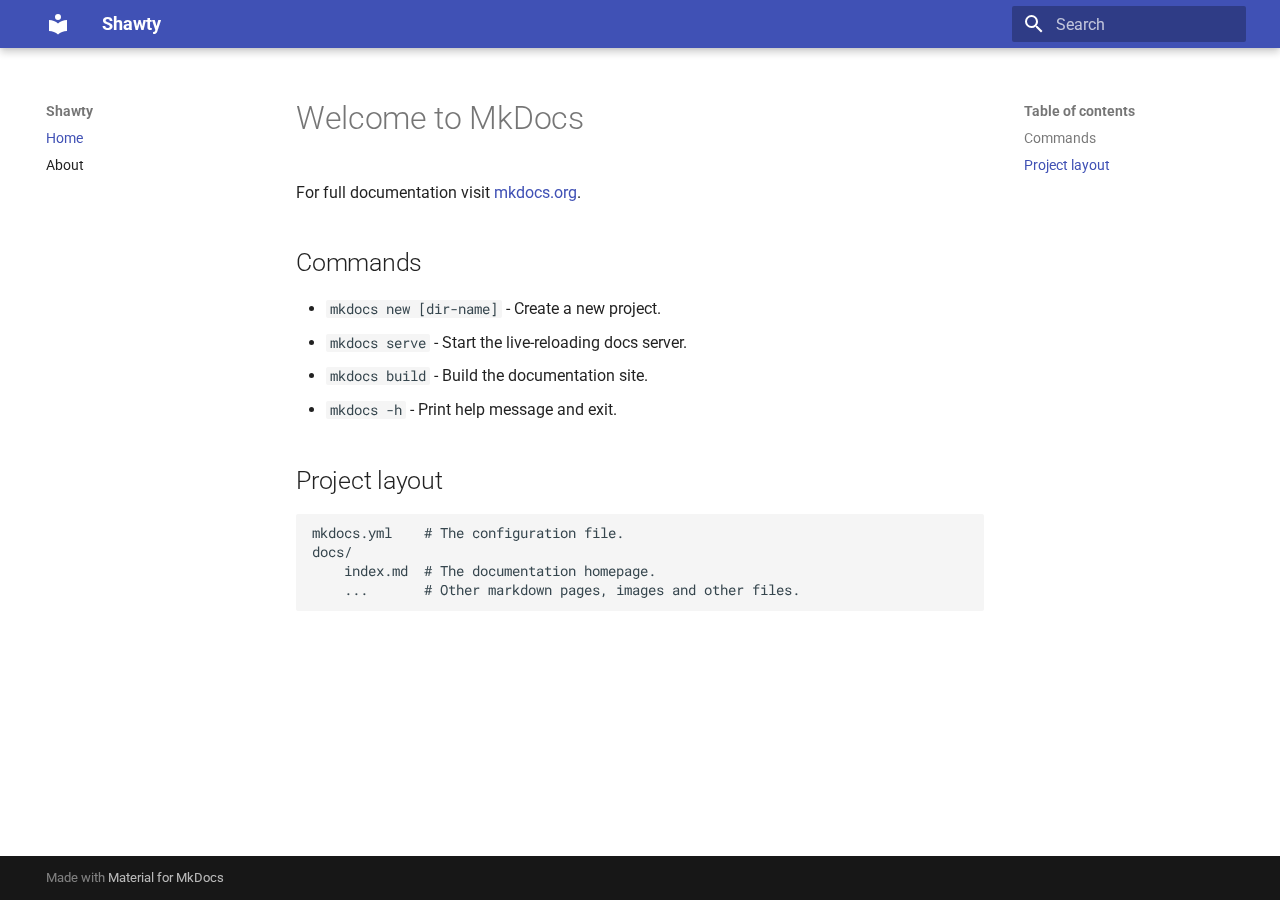
<file: index.html>
<!doctype html>
<html lang="en" class="no-js">
  <head>
    
      <meta charset="utf-8">
      <meta name="viewport" content="width=device-width,initial-scale=1">
      
      
      
      
      
        <link rel="next" href="about/">
      
      
      <link rel="icon" href="assets/images/favicon.png">
      <meta name="generator" content="mkdocs-1.5.3, mkdocs-material-9.5.2">
    
    
      
        <title>Shawty</title>
      
    
    
      <link rel="stylesheet" href="assets/stylesheets/main.50c56a3b.min.css">
      
      


    
    
      
    
    
      
        
        
        <link rel="preconnect" href="https://fonts.gstatic.com" crossorigin>
        <link rel="stylesheet" href="https://fonts.googleapis.com/css?family=Roboto:300,300i,400,400i,700,700i%7CRoboto+Mono:400,400i,700,700i&display=fallback">
        <style>:root{--md-text-font:"Roboto";--md-code-font:"Roboto Mono"}</style>
      
    
    
    <script>__md_scope=new URL(".",location),__md_hash=e=>[...e].reduce((e,_)=>(e<<5)-e+_.charCodeAt(0),0),__md_get=(e,_=localStorage,t=__md_scope)=>JSON.parse(_.getItem(t.pathname+"."+e)),__md_set=(e,_,t=localStorage,a=__md_scope)=>{try{t.setItem(a.pathname+"."+e,JSON.stringify(_))}catch(e){}}</script>
    
      

    
    
    
  </head>
  
  
    <body dir="ltr">
  
    
    <input class="md-toggle" data-md-toggle="drawer" type="checkbox" id="__drawer" autocomplete="off">
    <input class="md-toggle" data-md-toggle="search" type="checkbox" id="__search" autocomplete="off">
    <label class="md-overlay" for="__drawer"></label>
    <div data-md-component="skip">
      
        
        <a href="#welcome-to-mkdocs" class="md-skip">
          Skip to content
        </a>
      
    </div>
    <div data-md-component="announce">
      
    </div>
    
    
      

  

<header class="md-header md-header--shadow" data-md-component="header">
  <nav class="md-header__inner md-grid" aria-label="Header">
    <a href="." title="Shawty" class="md-header__button md-logo" aria-label="Shawty" data-md-component="logo">
      
  
  <svg xmlns="http://www.w3.org/2000/svg" viewBox="0 0 24 24"><path d="M12 8a3 3 0 0 0 3-3 3 3 0 0 0-3-3 3 3 0 0 0-3 3 3 3 0 0 0 3 3m0 3.54C9.64 9.35 6.5 8 3 8v11c3.5 0 6.64 1.35 9 3.54 2.36-2.19 5.5-3.54 9-3.54V8c-3.5 0-6.64 1.35-9 3.54Z"/></svg>

    </a>
    <label class="md-header__button md-icon" for="__drawer">
      
      <svg xmlns="http://www.w3.org/2000/svg" viewBox="0 0 24 24"><path d="M3 6h18v2H3V6m0 5h18v2H3v-2m0 5h18v2H3v-2Z"/></svg>
    </label>
    <div class="md-header__title" data-md-component="header-title">
      <div class="md-header__ellipsis">
        <div class="md-header__topic">
          <span class="md-ellipsis">
            Shawty
          </span>
        </div>
        <div class="md-header__topic" data-md-component="header-topic">
          <span class="md-ellipsis">
            
              Home
            
          </span>
        </div>
      </div>
    </div>
    
    
      <script>var media,input,key,value,palette=__md_get("__palette");if(palette&&palette.color){"(prefers-color-scheme)"===palette.color.media&&(media=matchMedia("(prefers-color-scheme: light)"),input=document.querySelector(media.matches?"[data-md-color-media='(prefers-color-scheme: light)']":"[data-md-color-media='(prefers-color-scheme: dark)']"),palette.color.media=input.getAttribute("data-md-color-media"),palette.color.scheme=input.getAttribute("data-md-color-scheme"),palette.color.primary=input.getAttribute("data-md-color-primary"),palette.color.accent=input.getAttribute("data-md-color-accent"));for([key,value]of Object.entries(palette.color))document.body.setAttribute("data-md-color-"+key,value)}</script>
    
    
    
      <label class="md-header__button md-icon" for="__search">
        
        <svg xmlns="http://www.w3.org/2000/svg" viewBox="0 0 24 24"><path d="M9.5 3A6.5 6.5 0 0 1 16 9.5c0 1.61-.59 3.09-1.56 4.23l.27.27h.79l5 5-1.5 1.5-5-5v-.79l-.27-.27A6.516 6.516 0 0 1 9.5 16 6.5 6.5 0 0 1 3 9.5 6.5 6.5 0 0 1 9.5 3m0 2C7 5 5 7 5 9.5S7 14 9.5 14 14 12 14 9.5 12 5 9.5 5Z"/></svg>
      </label>
      <div class="md-search" data-md-component="search" role="dialog">
  <label class="md-search__overlay" for="__search"></label>
  <div class="md-search__inner" role="search">
    <form class="md-search__form" name="search">
      <input type="text" class="md-search__input" name="query" aria-label="Search" placeholder="Search" autocapitalize="off" autocorrect="off" autocomplete="off" spellcheck="false" data-md-component="search-query" required>
      <label class="md-search__icon md-icon" for="__search">
        
        <svg xmlns="http://www.w3.org/2000/svg" viewBox="0 0 24 24"><path d="M9.5 3A6.5 6.5 0 0 1 16 9.5c0 1.61-.59 3.09-1.56 4.23l.27.27h.79l5 5-1.5 1.5-5-5v-.79l-.27-.27A6.516 6.516 0 0 1 9.5 16 6.5 6.5 0 0 1 3 9.5 6.5 6.5 0 0 1 9.5 3m0 2C7 5 5 7 5 9.5S7 14 9.5 14 14 12 14 9.5 12 5 9.5 5Z"/></svg>
        
        <svg xmlns="http://www.w3.org/2000/svg" viewBox="0 0 24 24"><path d="M20 11v2H8l5.5 5.5-1.42 1.42L4.16 12l7.92-7.92L13.5 5.5 8 11h12Z"/></svg>
      </label>
      <nav class="md-search__options" aria-label="Search">
        
        <button type="reset" class="md-search__icon md-icon" title="Clear" aria-label="Clear" tabindex="-1">
          
          <svg xmlns="http://www.w3.org/2000/svg" viewBox="0 0 24 24"><path d="M19 6.41 17.59 5 12 10.59 6.41 5 5 6.41 10.59 12 5 17.59 6.41 19 12 13.41 17.59 19 19 17.59 13.41 12 19 6.41Z"/></svg>
        </button>
      </nav>
      
    </form>
    <div class="md-search__output">
      <div class="md-search__scrollwrap" data-md-scrollfix>
        <div class="md-search-result" data-md-component="search-result">
          <div class="md-search-result__meta">
            Initializing search
          </div>
          <ol class="md-search-result__list" role="presentation"></ol>
        </div>
      </div>
    </div>
  </div>
</div>
    
    
  </nav>
  
</header>
    
    <div class="md-container" data-md-component="container">
      
      
        
          
        
      
      <main class="md-main" data-md-component="main">
        <div class="md-main__inner md-grid">
          
            
              
              <div class="md-sidebar md-sidebar--primary" data-md-component="sidebar" data-md-type="navigation" >
                <div class="md-sidebar__scrollwrap">
                  <div class="md-sidebar__inner">
                    



<nav class="md-nav md-nav--primary" aria-label="Navigation" data-md-level="0">
  <label class="md-nav__title" for="__drawer">
    <a href="." title="Shawty" class="md-nav__button md-logo" aria-label="Shawty" data-md-component="logo">
      
  
  <svg xmlns="http://www.w3.org/2000/svg" viewBox="0 0 24 24"><path d="M12 8a3 3 0 0 0 3-3 3 3 0 0 0-3-3 3 3 0 0 0-3 3 3 3 0 0 0 3 3m0 3.54C9.64 9.35 6.5 8 3 8v11c3.5 0 6.64 1.35 9 3.54 2.36-2.19 5.5-3.54 9-3.54V8c-3.5 0-6.64 1.35-9 3.54Z"/></svg>

    </a>
    Shawty
  </label>
  
  <ul class="md-nav__list" data-md-scrollfix>
    
      
      
  
  
    
  
  
  
    <li class="md-nav__item md-nav__item--active">
      
      <input class="md-nav__toggle md-toggle" type="checkbox" id="__toc">
      
      
        
      
      
        <label class="md-nav__link md-nav__link--active" for="__toc">
          
  
  <span class="md-ellipsis">
    Home
  </span>
  

          <span class="md-nav__icon md-icon"></span>
        </label>
      
      <a href="." class="md-nav__link md-nav__link--active">
        
  
  <span class="md-ellipsis">
    Home
  </span>
  

      </a>
      
        

<nav class="md-nav md-nav--secondary" aria-label="Table of contents">
  
  
  
    
  
  
    <label class="md-nav__title" for="__toc">
      <span class="md-nav__icon md-icon"></span>
      Table of contents
    </label>
    <ul class="md-nav__list" data-md-component="toc" data-md-scrollfix>
      
        <li class="md-nav__item">
  <a href="#commands" class="md-nav__link">
    <span class="md-ellipsis">
      Commands
    </span>
  </a>
  
</li>
      
        <li class="md-nav__item">
  <a href="#project-layout" class="md-nav__link">
    <span class="md-ellipsis">
      Project layout
    </span>
  </a>
  
</li>
      
    </ul>
  
</nav>
      
    </li>
  

    
      
      
  
  
  
  
    <li class="md-nav__item">
      <a href="about/" class="md-nav__link">
        
  
  <span class="md-ellipsis">
    About
  </span>
  

      </a>
    </li>
  

    
  </ul>
</nav>
                  </div>
                </div>
              </div>
            
            
              
              <div class="md-sidebar md-sidebar--secondary" data-md-component="sidebar" data-md-type="toc" >
                <div class="md-sidebar__scrollwrap">
                  <div class="md-sidebar__inner">
                    

<nav class="md-nav md-nav--secondary" aria-label="Table of contents">
  
  
  
    
  
  
    <label class="md-nav__title" for="__toc">
      <span class="md-nav__icon md-icon"></span>
      Table of contents
    </label>
    <ul class="md-nav__list" data-md-component="toc" data-md-scrollfix>
      
        <li class="md-nav__item">
  <a href="#commands" class="md-nav__link">
    <span class="md-ellipsis">
      Commands
    </span>
  </a>
  
</li>
      
        <li class="md-nav__item">
  <a href="#project-layout" class="md-nav__link">
    <span class="md-ellipsis">
      Project layout
    </span>
  </a>
  
</li>
      
    </ul>
  
</nav>
                  </div>
                </div>
              </div>
            
          
          
            <div class="md-content" data-md-component="content">
              <article class="md-content__inner md-typeset">
                
                  


<h1 id="welcome-to-mkdocs">Welcome to MkDocs</h1>
<p>For full documentation visit <a href="https://www.mkdocs.org">mkdocs.org</a>.</p>
<h2 id="commands">Commands</h2>
<ul>
<li><code>mkdocs new [dir-name]</code> - Create a new project.</li>
<li><code>mkdocs serve</code> - Start the live-reloading docs server.</li>
<li><code>mkdocs build</code> - Build the documentation site.</li>
<li><code>mkdocs -h</code> - Print help message and exit.</li>
</ul>
<h2 id="project-layout">Project layout</h2>
<pre><code>mkdocs.yml    # The configuration file.
docs/
    index.md  # The documentation homepage.
    ...       # Other markdown pages, images and other files.
</code></pre>












                
              </article>
            </div>
          
          
<script>var target=document.getElementById(location.hash.slice(1));target&&target.name&&(target.checked=target.name.startsWith("__tabbed_"))</script>
        </div>
        
      </main>
      
        <footer class="md-footer">
  
  <div class="md-footer-meta md-typeset">
    <div class="md-footer-meta__inner md-grid">
      <div class="md-copyright">
  
  
    Made with
    <a href="https://squidfunk.github.io/mkdocs-material/" target="_blank" rel="noopener">
      Material for MkDocs
    </a>
  
</div>
      
    </div>
  </div>
</footer>
      
    </div>
    <div class="md-dialog" data-md-component="dialog">
      <div class="md-dialog__inner md-typeset"></div>
    </div>
    
    
    <script id="__config" type="application/json">{"base": ".", "features": [], "search": "assets/javascripts/workers/search.f886a092.min.js", "translations": {"clipboard.copied": "Copied to clipboard", "clipboard.copy": "Copy to clipboard", "search.result.more.one": "1 more on this page", "search.result.more.other": "# more on this page", "search.result.none": "No matching documents", "search.result.one": "1 matching document", "search.result.other": "# matching documents", "search.result.placeholder": "Type to start searching", "search.result.term.missing": "Missing", "select.version": "Select version"}}</script>
    
    
      <script src="assets/javascripts/bundle.d7c377c4.min.js"></script>
      
    
  </body>
</html>
</file>
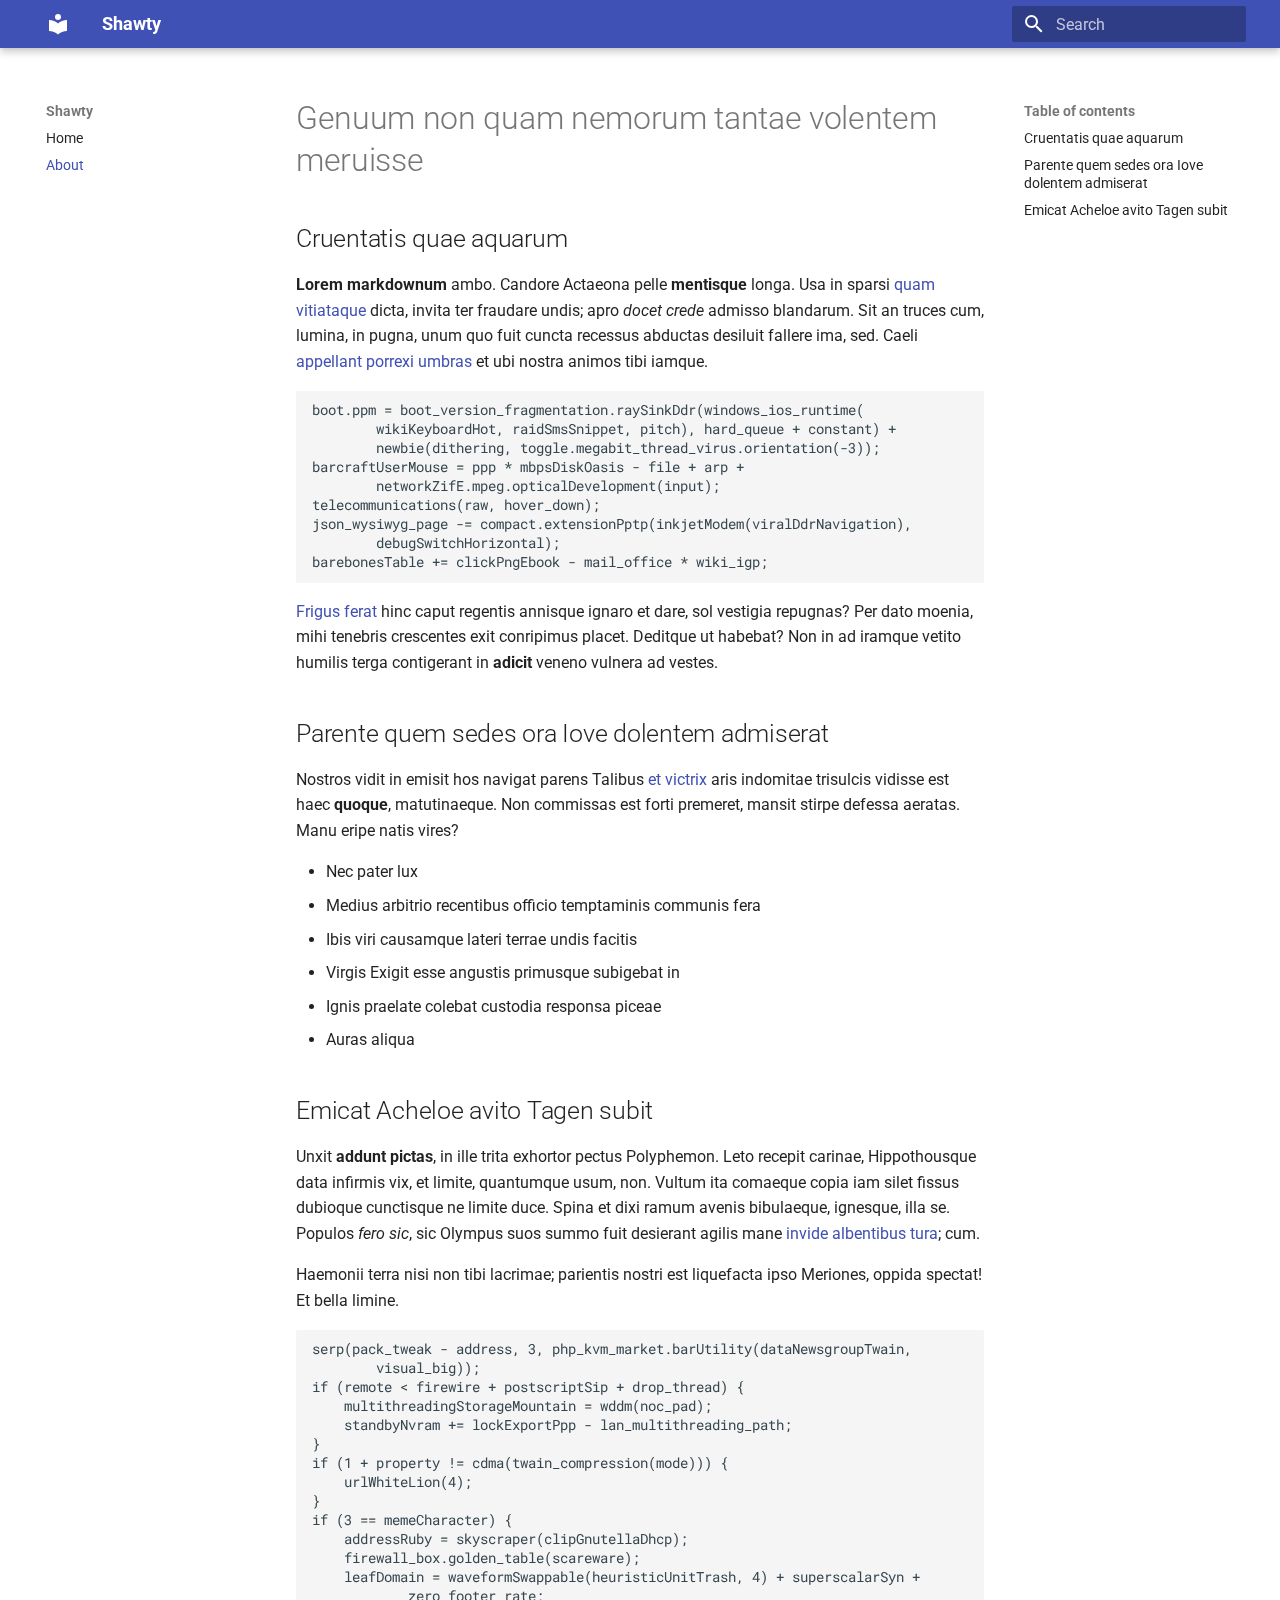
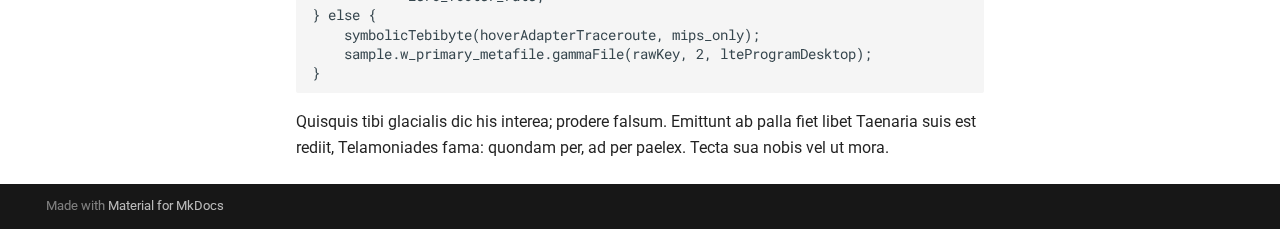
<file: about/index.html>
<!doctype html>
<html lang="en" class="no-js">
  <head>
    
      <meta charset="utf-8">
      <meta name="viewport" content="width=device-width,initial-scale=1">
      
      
      
      
        <link rel="prev" href="..">
      
      
      
      <link rel="icon" href="../assets/images/favicon.png">
      <meta name="generator" content="mkdocs-1.5.3, mkdocs-material-9.5.2">
    
    
      
        <title>About - Shawty</title>
      
    
    
      <link rel="stylesheet" href="../assets/stylesheets/main.50c56a3b.min.css">
      
      


    
    
      
    
    
      
        
        
        <link rel="preconnect" href="https://fonts.gstatic.com" crossorigin>
        <link rel="stylesheet" href="https://fonts.googleapis.com/css?family=Roboto:300,300i,400,400i,700,700i%7CRoboto+Mono:400,400i,700,700i&display=fallback">
        <style>:root{--md-text-font:"Roboto";--md-code-font:"Roboto Mono"}</style>
      
    
    
    <script>__md_scope=new URL("..",location),__md_hash=e=>[...e].reduce((e,_)=>(e<<5)-e+_.charCodeAt(0),0),__md_get=(e,_=localStorage,t=__md_scope)=>JSON.parse(_.getItem(t.pathname+"."+e)),__md_set=(e,_,t=localStorage,a=__md_scope)=>{try{t.setItem(a.pathname+"."+e,JSON.stringify(_))}catch(e){}}</script>
    
      

    
    
    
  </head>
  
  
    <body dir="ltr">
  
    
    <input class="md-toggle" data-md-toggle="drawer" type="checkbox" id="__drawer" autocomplete="off">
    <input class="md-toggle" data-md-toggle="search" type="checkbox" id="__search" autocomplete="off">
    <label class="md-overlay" for="__drawer"></label>
    <div data-md-component="skip">
      
        
        <a href="#genuum-non-quam-nemorum-tantae-volentem-meruisse" class="md-skip">
          Skip to content
        </a>
      
    </div>
    <div data-md-component="announce">
      
    </div>
    
    
      

  

<header class="md-header md-header--shadow" data-md-component="header">
  <nav class="md-header__inner md-grid" aria-label="Header">
    <a href=".." title="Shawty" class="md-header__button md-logo" aria-label="Shawty" data-md-component="logo">
      
  
  <svg xmlns="http://www.w3.org/2000/svg" viewBox="0 0 24 24"><path d="M12 8a3 3 0 0 0 3-3 3 3 0 0 0-3-3 3 3 0 0 0-3 3 3 3 0 0 0 3 3m0 3.54C9.64 9.35 6.5 8 3 8v11c3.5 0 6.64 1.35 9 3.54 2.36-2.19 5.5-3.54 9-3.54V8c-3.5 0-6.64 1.35-9 3.54Z"/></svg>

    </a>
    <label class="md-header__button md-icon" for="__drawer">
      
      <svg xmlns="http://www.w3.org/2000/svg" viewBox="0 0 24 24"><path d="M3 6h18v2H3V6m0 5h18v2H3v-2m0 5h18v2H3v-2Z"/></svg>
    </label>
    <div class="md-header__title" data-md-component="header-title">
      <div class="md-header__ellipsis">
        <div class="md-header__topic">
          <span class="md-ellipsis">
            Shawty
          </span>
        </div>
        <div class="md-header__topic" data-md-component="header-topic">
          <span class="md-ellipsis">
            
              About
            
          </span>
        </div>
      </div>
    </div>
    
    
      <script>var media,input,key,value,palette=__md_get("__palette");if(palette&&palette.color){"(prefers-color-scheme)"===palette.color.media&&(media=matchMedia("(prefers-color-scheme: light)"),input=document.querySelector(media.matches?"[data-md-color-media='(prefers-color-scheme: light)']":"[data-md-color-media='(prefers-color-scheme: dark)']"),palette.color.media=input.getAttribute("data-md-color-media"),palette.color.scheme=input.getAttribute("data-md-color-scheme"),palette.color.primary=input.getAttribute("data-md-color-primary"),palette.color.accent=input.getAttribute("data-md-color-accent"));for([key,value]of Object.entries(palette.color))document.body.setAttribute("data-md-color-"+key,value)}</script>
    
    
    
      <label class="md-header__button md-icon" for="__search">
        
        <svg xmlns="http://www.w3.org/2000/svg" viewBox="0 0 24 24"><path d="M9.5 3A6.5 6.5 0 0 1 16 9.5c0 1.61-.59 3.09-1.56 4.23l.27.27h.79l5 5-1.5 1.5-5-5v-.79l-.27-.27A6.516 6.516 0 0 1 9.5 16 6.5 6.5 0 0 1 3 9.5 6.5 6.5 0 0 1 9.5 3m0 2C7 5 5 7 5 9.5S7 14 9.5 14 14 12 14 9.5 12 5 9.5 5Z"/></svg>
      </label>
      <div class="md-search" data-md-component="search" role="dialog">
  <label class="md-search__overlay" for="__search"></label>
  <div class="md-search__inner" role="search">
    <form class="md-search__form" name="search">
      <input type="text" class="md-search__input" name="query" aria-label="Search" placeholder="Search" autocapitalize="off" autocorrect="off" autocomplete="off" spellcheck="false" data-md-component="search-query" required>
      <label class="md-search__icon md-icon" for="__search">
        
        <svg xmlns="http://www.w3.org/2000/svg" viewBox="0 0 24 24"><path d="M9.5 3A6.5 6.5 0 0 1 16 9.5c0 1.61-.59 3.09-1.56 4.23l.27.27h.79l5 5-1.5 1.5-5-5v-.79l-.27-.27A6.516 6.516 0 0 1 9.5 16 6.5 6.5 0 0 1 3 9.5 6.5 6.5 0 0 1 9.5 3m0 2C7 5 5 7 5 9.5S7 14 9.5 14 14 12 14 9.5 12 5 9.5 5Z"/></svg>
        
        <svg xmlns="http://www.w3.org/2000/svg" viewBox="0 0 24 24"><path d="M20 11v2H8l5.5 5.5-1.42 1.42L4.16 12l7.92-7.92L13.5 5.5 8 11h12Z"/></svg>
      </label>
      <nav class="md-search__options" aria-label="Search">
        
        <button type="reset" class="md-search__icon md-icon" title="Clear" aria-label="Clear" tabindex="-1">
          
          <svg xmlns="http://www.w3.org/2000/svg" viewBox="0 0 24 24"><path d="M19 6.41 17.59 5 12 10.59 6.41 5 5 6.41 10.59 12 5 17.59 6.41 19 12 13.41 17.59 19 19 17.59 13.41 12 19 6.41Z"/></svg>
        </button>
      </nav>
      
    </form>
    <div class="md-search__output">
      <div class="md-search__scrollwrap" data-md-scrollfix>
        <div class="md-search-result" data-md-component="search-result">
          <div class="md-search-result__meta">
            Initializing search
          </div>
          <ol class="md-search-result__list" role="presentation"></ol>
        </div>
      </div>
    </div>
  </div>
</div>
    
    
  </nav>
  
</header>
    
    <div class="md-container" data-md-component="container">
      
      
        
          
        
      
      <main class="md-main" data-md-component="main">
        <div class="md-main__inner md-grid">
          
            
              
              <div class="md-sidebar md-sidebar--primary" data-md-component="sidebar" data-md-type="navigation" >
                <div class="md-sidebar__scrollwrap">
                  <div class="md-sidebar__inner">
                    



<nav class="md-nav md-nav--primary" aria-label="Navigation" data-md-level="0">
  <label class="md-nav__title" for="__drawer">
    <a href=".." title="Shawty" class="md-nav__button md-logo" aria-label="Shawty" data-md-component="logo">
      
  
  <svg xmlns="http://www.w3.org/2000/svg" viewBox="0 0 24 24"><path d="M12 8a3 3 0 0 0 3-3 3 3 0 0 0-3-3 3 3 0 0 0-3 3 3 3 0 0 0 3 3m0 3.54C9.64 9.35 6.5 8 3 8v11c3.5 0 6.64 1.35 9 3.54 2.36-2.19 5.5-3.54 9-3.54V8c-3.5 0-6.64 1.35-9 3.54Z"/></svg>

    </a>
    Shawty
  </label>
  
  <ul class="md-nav__list" data-md-scrollfix>
    
      
      
  
  
  
  
    <li class="md-nav__item">
      <a href=".." class="md-nav__link">
        
  
  <span class="md-ellipsis">
    Home
  </span>
  

      </a>
    </li>
  

    
      
      
  
  
    
  
  
  
    <li class="md-nav__item md-nav__item--active">
      
      <input class="md-nav__toggle md-toggle" type="checkbox" id="__toc">
      
      
        
      
      
        <label class="md-nav__link md-nav__link--active" for="__toc">
          
  
  <span class="md-ellipsis">
    About
  </span>
  

          <span class="md-nav__icon md-icon"></span>
        </label>
      
      <a href="./" class="md-nav__link md-nav__link--active">
        
  
  <span class="md-ellipsis">
    About
  </span>
  

      </a>
      
        

<nav class="md-nav md-nav--secondary" aria-label="Table of contents">
  
  
  
    
  
  
    <label class="md-nav__title" for="__toc">
      <span class="md-nav__icon md-icon"></span>
      Table of contents
    </label>
    <ul class="md-nav__list" data-md-component="toc" data-md-scrollfix>
      
        <li class="md-nav__item">
  <a href="#cruentatis-quae-aquarum" class="md-nav__link">
    <span class="md-ellipsis">
      Cruentatis quae aquarum
    </span>
  </a>
  
</li>
      
        <li class="md-nav__item">
  <a href="#parente-quem-sedes-ora-iove-dolentem-admiserat" class="md-nav__link">
    <span class="md-ellipsis">
      Parente quem sedes ora Iove dolentem admiserat
    </span>
  </a>
  
</li>
      
        <li class="md-nav__item">
  <a href="#emicat-acheloe-avito-tagen-subit" class="md-nav__link">
    <span class="md-ellipsis">
      Emicat Acheloe avito Tagen subit
    </span>
  </a>
  
</li>
      
    </ul>
  
</nav>
      
    </li>
  

    
  </ul>
</nav>
                  </div>
                </div>
              </div>
            
            
              
              <div class="md-sidebar md-sidebar--secondary" data-md-component="sidebar" data-md-type="toc" >
                <div class="md-sidebar__scrollwrap">
                  <div class="md-sidebar__inner">
                    

<nav class="md-nav md-nav--secondary" aria-label="Table of contents">
  
  
  
    
  
  
    <label class="md-nav__title" for="__toc">
      <span class="md-nav__icon md-icon"></span>
      Table of contents
    </label>
    <ul class="md-nav__list" data-md-component="toc" data-md-scrollfix>
      
        <li class="md-nav__item">
  <a href="#cruentatis-quae-aquarum" class="md-nav__link">
    <span class="md-ellipsis">
      Cruentatis quae aquarum
    </span>
  </a>
  
</li>
      
        <li class="md-nav__item">
  <a href="#parente-quem-sedes-ora-iove-dolentem-admiserat" class="md-nav__link">
    <span class="md-ellipsis">
      Parente quem sedes ora Iove dolentem admiserat
    </span>
  </a>
  
</li>
      
        <li class="md-nav__item">
  <a href="#emicat-acheloe-avito-tagen-subit" class="md-nav__link">
    <span class="md-ellipsis">
      Emicat Acheloe avito Tagen subit
    </span>
  </a>
  
</li>
      
    </ul>
  
</nav>
                  </div>
                </div>
              </div>
            
          
          
            <div class="md-content" data-md-component="content">
              <article class="md-content__inner md-typeset">
                
                  


<h1 id="genuum-non-quam-nemorum-tantae-volentem-meruisse">Genuum non quam nemorum tantae volentem meruisse</h1>
<h2 id="cruentatis-quae-aquarum">Cruentatis quae aquarum</h2>
<p><strong>Lorem markdownum</strong> ambo. Candore Actaeona pelle <strong>mentisque</strong> longa. Usa in
sparsi <a href="http://inceptoan.io/lupus-excidit">quam vitiataque</a> dicta, invita ter
fraudare undis; apro <em>docet crede</em> admisso blandarum. Sit an truces cum, lumina,
in pugna, unum quo fuit cuncta recessus abductas desiluit fallere ima, sed.
Caeli <a href="http://www.agger.io/et">appellant porrexi umbras</a> et ubi nostra animos
tibi iamque.</p>
<pre><code>boot.ppm = boot_version_fragmentation.raySinkDdr(windows_ios_runtime(
        wikiKeyboardHot, raidSmsSnippet, pitch), hard_queue + constant) +
        newbie(dithering, toggle.megabit_thread_virus.orientation(-3));
barcraftUserMouse = ppp * mbpsDiskOasis - file + arp +
        networkZifE.mpeg.opticalDevelopment(input);
telecommunications(raw, hover_down);
json_wysiwyg_page -= compact.extensionPptp(inkjetModem(viralDdrNavigation),
        debugSwitchHorizontal);
barebonesTable += clickPngEbook - mail_office * wiki_igp;
</code></pre>
<p><a href="http://genitore.com/">Frigus ferat</a> hinc caput regentis annisque ignaro et
dare, sol vestigia repugnas? Per dato moenia, mihi tenebris crescentes exit
conripimus placet. Deditque ut habebat? Non in ad iramque vetito humilis terga
contigerant in <strong>adicit</strong> veneno vulnera ad vestes.</p>
<h2 id="parente-quem-sedes-ora-iove-dolentem-admiserat">Parente quem sedes ora Iove dolentem admiserat</h2>
<p>Nostros vidit in emisit hos navigat parens Talibus <a href="http://www.boum.net/ire">et
victrix</a> aris indomitae trisulcis vidisse est haec
<strong>quoque</strong>, matutinaeque. Non commissas est forti premeret, mansit stirpe
defessa aeratas. Manu eripe natis vires?</p>
<ul>
<li>Nec pater lux</li>
<li>Medius arbitrio recentibus officio temptaminis communis fera</li>
<li>Ibis viri causamque lateri terrae undis facitis</li>
<li>Virgis Exigit esse angustis primusque subigebat in</li>
<li>Ignis praelate colebat custodia responsa piceae</li>
<li>Auras aliqua</li>
</ul>
<h2 id="emicat-acheloe-avito-tagen-subit">Emicat Acheloe avito Tagen subit</h2>
<p>Unxit <strong>addunt pictas</strong>, in ille trita exhortor pectus Polyphemon. Leto recepit
carinae, Hippothousque data infirmis vix, et limite, quantumque usum, non.
Vultum ita comaeque copia iam silet fissus dubioque cunctisque ne limite duce.
Spina et dixi ramum avenis bibulaeque, ignesque, illa se. Populos <em>fero sic</em>,
sic Olympus suos summo fuit desierant agilis mane <a href="http://patera.io/">invide albentibus
tura</a>; cum.</p>
<p>Haemonii terra nisi non tibi lacrimae; parientis nostri est liquefacta ipso
Meriones, oppida spectat! Et bella limine.</p>
<pre><code>serp(pack_tweak - address, 3, php_kvm_market.barUtility(dataNewsgroupTwain,
        visual_big));
if (remote &lt; firewire + postscriptSip + drop_thread) {
    multithreadingStorageMountain = wddm(noc_pad);
    standbyNvram += lockExportPpp - lan_multithreading_path;
}
if (1 + property != cdma(twain_compression(mode))) {
    urlWhiteLion(4);
}
if (3 == memeCharacter) {
    addressRuby = skyscraper(clipGnutellaDhcp);
    firewall_box.golden_table(scareware);
    leafDomain = waveformSwappable(heuristicUnitTrash, 4) + superscalarSyn +
            zero_footer_rate;
} else {
    symbolicTebibyte(hoverAdapterTraceroute, mips_only);
    sample.w_primary_metafile.gammaFile(rawKey, 2, lteProgramDesktop);
}
</code></pre>
<p>Quisquis tibi glacialis dic his interea; prodere falsum. Emittunt ab palla fiet
libet Taenaria suis est rediit, Telamoniades fama: quondam per, ad per paelex.
Tecta sua nobis vel ut mora.</p>












                
              </article>
            </div>
          
          
<script>var target=document.getElementById(location.hash.slice(1));target&&target.name&&(target.checked=target.name.startsWith("__tabbed_"))</script>
        </div>
        
      </main>
      
        <footer class="md-footer">
  
  <div class="md-footer-meta md-typeset">
    <div class="md-footer-meta__inner md-grid">
      <div class="md-copyright">
  
  
    Made with
    <a href="https://squidfunk.github.io/mkdocs-material/" target="_blank" rel="noopener">
      Material for MkDocs
    </a>
  
</div>
      
    </div>
  </div>
</footer>
      
    </div>
    <div class="md-dialog" data-md-component="dialog">
      <div class="md-dialog__inner md-typeset"></div>
    </div>
    
    
    <script id="__config" type="application/json">{"base": "..", "features": [], "search": "../assets/javascripts/workers/search.f886a092.min.js", "translations": {"clipboard.copied": "Copied to clipboard", "clipboard.copy": "Copy to clipboard", "search.result.more.one": "1 more on this page", "search.result.more.other": "# more on this page", "search.result.none": "No matching documents", "search.result.one": "1 matching document", "search.result.other": "# matching documents", "search.result.placeholder": "Type to start searching", "search.result.term.missing": "Missing", "select.version": "Select version"}}</script>
    
    
      <script src="../assets/javascripts/bundle.d7c377c4.min.js"></script>
      
    
  </body>
</html>
</file>
<file: assets/stylesheets/main.50c56a3b.min.css>
@charset "UTF-8";html{-webkit-text-size-adjust:none;-moz-text-size-adjust:none;text-size-adjust:none;box-sizing:border-box}*,:after,:before{box-sizing:inherit}@media (prefers-reduced-motion){*,:after,:before{transition:none!important}}body{margin:0}a,button,input,label{-webkit-tap-highlight-color:transparent}a{color:inherit;text-decoration:none}hr{border:0;box-sizing:initial;display:block;height:.05rem;overflow:visible;padding:0}small{font-size:80%}sub,sup{line-height:1em}img{border-style:none}table{border-collapse:initial;border-spacing:0}td,th{font-weight:400;vertical-align:top}button{background:#0000;border:0;font-family:inherit;font-size:inherit;margin:0;padding:0}input{border:0;outline:none}:root{--md-primary-fg-color:#4051b5;--md-primary-fg-color--light:#5d6cc0;--md-primary-fg-color--dark:#303fa1;--md-primary-bg-color:#fff;--md-primary-bg-color--light:#ffffffb3;--md-accent-fg-color:#526cfe;--md-accent-fg-color--transparent:#526cfe1a;--md-accent-bg-color:#fff;--md-accent-bg-color--light:#ffffffb3}[data-md-color-scheme=default]{color-scheme:light}[data-md-color-scheme=default] img[src$="#gh-dark-mode-only"],[data-md-color-scheme=default] img[src$="#only-dark"]{display:none}:root,[data-md-color-scheme=default]{--md-hue:225deg;--md-default-fg-color:#000000de;--md-default-fg-color--light:#0000008a;--md-default-fg-color--lighter:#00000052;--md-default-fg-color--lightest:#00000012;--md-default-bg-color:#fff;--md-default-bg-color--light:#ffffffb3;--md-default-bg-color--lighter:#ffffff4d;--md-default-bg-color--lightest:#ffffff1f;--md-code-fg-color:#36464e;--md-code-bg-color:#f5f5f5;--md-code-hl-color:#4287ff;--md-code-hl-color--light:#4287ff1a;--md-code-hl-number-color:#d52a2a;--md-code-hl-special-color:#db1457;--md-code-hl-function-color:#a846b9;--md-code-hl-constant-color:#6e59d9;--md-code-hl-keyword-color:#3f6ec6;--md-code-hl-string-color:#1c7d4d;--md-code-hl-name-color:var(--md-code-fg-color);--md-code-hl-operator-color:var(--md-default-fg-color--light);--md-code-hl-punctuation-color:var(--md-default-fg-color--light);--md-code-hl-comment-color:var(--md-default-fg-color--light);--md-code-hl-generic-color:var(--md-default-fg-color--light);--md-code-hl-variable-color:var(--md-default-fg-color--light);--md-typeset-color:var(--md-default-fg-color);--md-typeset-a-color:var(--md-primary-fg-color);--md-typeset-del-color:#f5503d26;--md-typeset-ins-color:#0bd57026;--md-typeset-kbd-color:#fafafa;--md-typeset-kbd-accent-color:#fff;--md-typeset-kbd-border-color:#b8b8b8;--md-typeset-mark-color:#ffff0080;--md-typeset-table-color:#0000001f;--md-typeset-table-color--light:rgba(0,0,0,.035);--md-admonition-fg-color:var(--md-default-fg-color);--md-admonition-bg-color:var(--md-default-bg-color);--md-warning-fg-color:#000000de;--md-warning-bg-color:#ff9;--md-footer-fg-color:#fff;--md-footer-fg-color--light:#ffffffb3;--md-footer-fg-color--lighter:#ffffff73;--md-footer-bg-color:#000000de;--md-footer-bg-color--dark:#00000052;--md-shadow-z1:0 0.2rem 0.5rem #0000000d,0 0 0.05rem #0000001a;--md-shadow-z2:0 0.2rem 0.5rem #0000001a,0 0 0.05rem #00000040;--md-shadow-z3:0 0.2rem 0.5rem #0003,0 0 0.05rem #00000059}.md-icon svg{fill:currentcolor;display:block;height:1.2rem;width:1.2rem}body{-webkit-font-smoothing:antialiased;-moz-osx-font-smoothing:grayscale;--md-text-font-family:var(--md-text-font,_),-apple-system,BlinkMacSystemFont,Helvetica,Arial,sans-serif;--md-code-font-family:var(--md-code-font,_),SFMono-Regular,Consolas,Menlo,monospace}aside,body,input{font-feature-settings:"kern","liga";color:var(--md-typeset-color);font-family:var(--md-text-font-family)}code,kbd,pre{font-feature-settings:"kern";font-family:var(--md-code-font-family)}:root{--md-typeset-table-sort-icon:url('data:image/svg+xml;charset=utf-8,<svg xmlns="http://www.w3.org/2000/svg" viewBox="0 0 24 24"><path d="m18 21-4-4h3V7h-3l4-4 4 4h-3v10h3M2 19v-2h10v2M2 13v-2h7v2M2 7V5h4v2H2Z"/></svg>');--md-typeset-table-sort-icon--asc:url('data:image/svg+xml;charset=utf-8,<svg xmlns="http://www.w3.org/2000/svg" viewBox="0 0 24 24"><path d="M19 17h3l-4 4-4-4h3V3h2M2 17h10v2H2M6 5v2H2V5m0 6h7v2H2v-2Z"/></svg>');--md-typeset-table-sort-icon--desc:url('data:image/svg+xml;charset=utf-8,<svg xmlns="http://www.w3.org/2000/svg" viewBox="0 0 24 24"><path d="M19 7h3l-4-4-4 4h3v14h2M2 17h10v2H2M6 5v2H2V5m0 6h7v2H2v-2Z"/></svg>')}.md-typeset{-webkit-print-color-adjust:exact;color-adjust:exact;font-size:.8rem;line-height:1.6}@media print{.md-typeset{font-size:.68rem}}.md-typeset blockquote,.md-typeset dl,.md-typeset figure,.md-typeset ol,.md-typeset pre,.md-typeset ul{margin-bottom:1em;margin-top:1em}.md-typeset h1{color:var(--md-default-fg-color--light);font-size:2em;line-height:1.3;margin:0 0 1.25em}.md-typeset h1,.md-typeset h2{font-weight:300;letter-spacing:-.01em}.md-typeset h2{font-size:1.5625em;line-height:1.4;margin:1.6em 0 .64em}.md-typeset h3{font-size:1.25em;font-weight:400;letter-spacing:-.01em;line-height:1.5;margin:1.6em 0 .8em}.md-typeset h2+h3{margin-top:.8em}.md-typeset h4{font-weight:700;letter-spacing:-.01em;margin:1em 0}.md-typeset h5,.md-typeset h6{color:var(--md-default-fg-color--light);font-size:.8em;font-weight:700;letter-spacing:-.01em;margin:1.25em 0}.md-typeset h5{text-transform:uppercase}.md-typeset hr{border-bottom:.05rem solid var(--md-default-fg-color--lightest);display:flow-root;margin:1.5em 0}.md-typeset a{color:var(--md-typeset-a-color);word-break:break-word}.md-typeset a,.md-typeset a:before{transition:color 125ms}.md-typeset a:focus,.md-typeset a:hover{color:var(--md-accent-fg-color)}.md-typeset a:focus code,.md-typeset a:hover code{background-color:var(--md-accent-fg-color--transparent)}.md-typeset a code{color:currentcolor;transition:background-color 125ms}.md-typeset a.focus-visible{outline-color:var(--md-accent-fg-color);outline-offset:.2rem}.md-typeset code,.md-typeset kbd,.md-typeset pre{color:var(--md-code-fg-color);direction:ltr;font-variant-ligatures:none}@media print{.md-typeset code,.md-typeset kbd,.md-typeset pre{white-space:pre-wrap}}.md-typeset code{background-color:var(--md-code-bg-color);border-radius:.1rem;-webkit-box-decoration-break:clone;box-decoration-break:clone;font-size:.85em;padding:0 .2941176471em;word-break:break-word}.md-typeset code:not(.focus-visible){-webkit-tap-highlight-color:transparent;outline:none}.md-typeset pre{display:flow-root;line-height:1.4;position:relative}.md-typeset pre>code{-webkit-box-decoration-break:slice;box-decoration-break:slice;box-shadow:none;display:block;margin:0;outline-color:var(--md-accent-fg-color);overflow:auto;padding:.7720588235em 1.1764705882em;scrollbar-color:var(--md-default-fg-color--lighter) #0000;scrollbar-width:thin;touch-action:auto;word-break:normal}.md-typeset pre>code:hover{scrollbar-color:var(--md-accent-fg-color) #0000}.md-typeset pre>code::-webkit-scrollbar{height:.2rem;width:.2rem}.md-typeset pre>code::-webkit-scrollbar-thumb{background-color:var(--md-default-fg-color--lighter)}.md-typeset pre>code::-webkit-scrollbar-thumb:hover{background-color:var(--md-accent-fg-color)}.md-typeset kbd{background-color:var(--md-typeset-kbd-color);border-radius:.1rem;box-shadow:0 .1rem 0 .05rem var(--md-typeset-kbd-border-color),0 .1rem 0 var(--md-typeset-kbd-border-color),0 -.1rem .2rem var(--md-typeset-kbd-accent-color) inset;color:var(--md-default-fg-color);display:inline-block;font-size:.75em;padding:0 .6666666667em;vertical-align:text-top;word-break:break-word}.md-typeset mark{background-color:var(--md-typeset-mark-color);-webkit-box-decoration-break:clone;box-decoration-break:clone;color:inherit;word-break:break-word}.md-typeset abbr{border-bottom:.05rem dotted var(--md-default-fg-color--light);cursor:help;text-decoration:none}.md-typeset small{opacity:.75}[dir=ltr] .md-typeset sub,[dir=ltr] .md-typeset sup{margin-left:.078125em}[dir=rtl] .md-typeset sub,[dir=rtl] .md-typeset sup{margin-right:.078125em}[dir=ltr] .md-typeset blockquote{padding-left:.6rem}[dir=rtl] .md-typeset blockquote{padding-right:.6rem}[dir=ltr] .md-typeset blockquote{border-left:.2rem solid var(--md-default-fg-color--lighter)}[dir=rtl] .md-typeset blockquote{border-right:.2rem solid var(--md-default-fg-color--lighter)}.md-typeset blockquote{color:var(--md-default-fg-color--light);margin-left:0;margin-right:0}.md-typeset ul{list-style-type:disc}[dir=ltr] .md-typeset ol,[dir=ltr] .md-typeset ul{margin-left:.625em}[dir=rtl] .md-typeset ol,[dir=rtl] .md-typeset ul{margin-right:.625em}.md-typeset ol,.md-typeset ul{padding:0}.md-typeset ol:not([hidden]),.md-typeset ul:not([hidden]){display:flow-root}.md-typeset ol ol,.md-typeset ul ol{list-style-type:lower-alpha}.md-typeset ol ol ol,.md-typeset ul ol ol{list-style-type:lower-roman}[dir=ltr] .md-typeset ol li,[dir=ltr] .md-typeset ul li{margin-left:1.25em}[dir=rtl] .md-typeset ol li,[dir=rtl] .md-typeset ul li{margin-right:1.25em}.md-typeset ol li,.md-typeset ul li{margin-bottom:.5em}.md-typeset ol li blockquote,.md-typeset ol li p,.md-typeset ul li blockquote,.md-typeset ul li p{margin:.5em 0}.md-typeset ol li:last-child,.md-typeset ul li:last-child{margin-bottom:0}[dir=ltr] .md-typeset ol li ol,[dir=ltr] .md-typeset ol li ul,[dir=ltr] .md-typeset ul li ol,[dir=ltr] .md-typeset ul li ul{margin-left:.625em}[dir=rtl] .md-typeset ol li ol,[dir=rtl] .md-typeset ol li ul,[dir=rtl] .md-typeset ul li ol,[dir=rtl] .md-typeset ul li ul{margin-right:.625em}.md-typeset ol li ol,.md-typeset ol li ul,.md-typeset ul li ol,.md-typeset ul li ul{margin-bottom:.5em;margin-top:.5em}[dir=ltr] .md-typeset dd{margin-left:1.875em}[dir=rtl] .md-typeset dd{margin-right:1.875em}.md-typeset dd{margin-bottom:1.5em;margin-top:1em}.md-typeset img,.md-typeset svg,.md-typeset video{height:auto;max-width:100%}.md-typeset img[align=left]{margin:1em 1em 1em 0}.md-typeset img[align=right]{margin:1em 0 1em 1em}.md-typeset img[align]:only-child{margin-top:0}.md-typeset figure{display:flow-root;margin:1em auto;max-width:100%;text-align:center;width:-webkit-fit-content;width:-moz-fit-content;width:fit-content}.md-typeset figure img{display:block}.md-typeset figcaption{font-style:italic;margin:1em auto;max-width:24rem}.md-typeset iframe{max-width:100%}.md-typeset table:not([class]){background-color:var(--md-default-bg-color);border:.05rem solid var(--md-typeset-table-color);border-radius:.1rem;display:inline-block;font-size:.64rem;max-width:100%;overflow:auto;touch-action:auto}@media print{.md-typeset table:not([class]){display:table}}.md-typeset table:not([class])+*{margin-top:1.5em}.md-typeset table:not([class]) td>:first-child,.md-typeset table:not([class]) th>:first-child{margin-top:0}.md-typeset table:not([class]) td>:last-child,.md-typeset table:not([class]) th>:last-child{margin-bottom:0}.md-typeset table:not([class]) td:not([align]),.md-typeset table:not([class]) th:not([align]){text-align:left}[dir=rtl] .md-typeset table:not([class]) td:not([align]),[dir=rtl] .md-typeset table:not([class]) th:not([align]){text-align:right}.md-typeset table:not([class]) th{font-weight:700;min-width:5rem;padding:.9375em 1.25em;vertical-align:top}.md-typeset table:not([class]) td{border-top:.05rem solid var(--md-typeset-table-color);padding:.9375em 1.25em;vertical-align:top}.md-typeset table:not([class]) tbody tr{transition:background-color 125ms}.md-typeset table:not([class]) tbody tr:hover{background-color:var(--md-typeset-table-color--light);box-shadow:0 .05rem 0 var(--md-default-bg-color) inset}.md-typeset table:not([class]) a{word-break:normal}.md-typeset table th[role=columnheader]{cursor:pointer}[dir=ltr] .md-typeset table th[role=columnheader]:after{margin-left:.5em}[dir=rtl] .md-typeset table th[role=columnheader]:after{margin-right:.5em}.md-typeset table th[role=columnheader]:after{content:"";display:inline-block;height:1.2em;-webkit-mask-image:var(--md-typeset-table-sort-icon);mask-image:var(--md-typeset-table-sort-icon);-webkit-mask-repeat:no-repeat;mask-repeat:no-repeat;-webkit-mask-size:contain;mask-size:contain;transition:background-color 125ms;vertical-align:text-bottom;width:1.2em}.md-typeset table th[role=columnheader]:hover:after{background-color:var(--md-default-fg-color--lighter)}.md-typeset table th[role=columnheader][aria-sort=ascending]:after{background-color:var(--md-default-fg-color--light);-webkit-mask-image:var(--md-typeset-table-sort-icon--asc);mask-image:var(--md-typeset-table-sort-icon--asc)}.md-typeset table th[role=columnheader][aria-sort=descending]:after{background-color:var(--md-default-fg-color--light);-webkit-mask-image:var(--md-typeset-table-sort-icon--desc);mask-image:var(--md-typeset-table-sort-icon--desc)}.md-typeset__scrollwrap{margin:1em -.8rem;overflow-x:auto;touch-action:auto}.md-typeset__table{display:inline-block;margin-bottom:.5em;padding:0 .8rem}@media print{.md-typeset__table{display:block}}html .md-typeset__table table{display:table;margin:0;overflow:hidden;width:100%}@media screen and (max-width:44.984375em){.md-content__inner>pre{margin:1em -.8rem}.md-content__inner>pre code{border-radius:0}}.md-typeset .md-author{border-radius:100%;display:block;flex-shrink:0;height:1.6rem;overflow:hidden;position:relative;transition:color 125ms,transform 125ms;width:1.6rem}.md-typeset .md-author img{display:block}.md-typeset .md-author--more{background:var(--md-default-fg-color--lightest);color:var(--md-default-fg-color--lighter);font-size:.6rem;font-weight:700;line-height:1.6rem;text-align:center}.md-typeset .md-author--long{height:2.4rem;width:2.4rem}.md-typeset a.md-author{transform:scale(1)}.md-typeset a.md-author img{filter:grayscale(100%) opacity(75%);transition:filter 125ms}.md-typeset a.md-author:focus,.md-typeset a.md-author:hover{transform:scale(1.1);z-index:1}.md-typeset a.md-author:focus img,.md-typeset a.md-author:hover img{filter:grayscale(0)}.md-banner{background-color:var(--md-footer-bg-color);color:var(--md-footer-fg-color);overflow:auto}@media print{.md-banner{display:none}}.md-banner--warning{background-color:var(--md-warning-bg-color);color:var(--md-warning-fg-color)}.md-banner__inner{font-size:.7rem;margin:.6rem auto;padding:0 .8rem}[dir=ltr] .md-banner__button{float:right}[dir=rtl] .md-banner__button{float:left}.md-banner__button{color:inherit;cursor:pointer;transition:opacity .25s}.no-js .md-banner__button{display:none}.md-banner__button:hover{opacity:.7}html{font-size:125%;height:100%;overflow-x:hidden}@media screen and (min-width:100em){html{font-size:137.5%}}@media screen and (min-width:125em){html{font-size:150%}}body{background-color:var(--md-default-bg-color);display:flex;flex-direction:column;font-size:.5rem;min-height:100%;position:relative;width:100%}@media print{body{display:block}}@media screen and (max-width:59.984375em){body[data-md-scrolllock]{position:fixed}}.md-grid{margin-left:auto;margin-right:auto;max-width:61rem}.md-container{display:flex;flex-direction:column;flex-grow:1}@media print{.md-container{display:block}}.md-main{flex-grow:1}.md-main__inner{display:flex;height:100%;margin-top:1.5rem}.md-ellipsis{overflow:hidden;text-overflow:ellipsis}.md-toggle{display:none}.md-option{height:0;opacity:0;position:absolute;width:0}.md-option:checked+label:not([hidden]){display:block}.md-option.focus-visible+label{outline-color:var(--md-accent-fg-color);outline-style:auto}.md-skip{background-color:var(--md-default-fg-color);border-radius:.1rem;color:var(--md-default-bg-color);font-size:.64rem;margin:.5rem;opacity:0;outline-color:var(--md-accent-fg-color);padding:.3rem .5rem;position:fixed;transform:translateY(.4rem);z-index:-1}.md-skip:focus{opacity:1;transform:translateY(0);transition:transform .25s cubic-bezier(.4,0,.2,1),opacity 175ms 75ms;z-index:10}@page{margin:25mm}:root{--md-clipboard-icon:url('data:image/svg+xml;charset=utf-8,<svg xmlns="http://www.w3.org/2000/svg" viewBox="0 0 24 24"><path d="M19 21H8V7h11m0-2H8a2 2 0 0 0-2 2v14a2 2 0 0 0 2 2h11a2 2 0 0 0 2-2V7a2 2 0 0 0-2-2m-3-4H4a2 2 0 0 0-2 2v14h2V3h12V1Z"/></svg>')}.md-clipboard{border-radius:.1rem;color:var(--md-default-fg-color--lightest);cursor:pointer;height:1.5em;outline-color:var(--md-accent-fg-color);outline-offset:.1rem;position:absolute;right:.5em;top:.5em;transition:color .25s;width:1.5em;z-index:1}@media print{.md-clipboard{display:none}}.md-clipboard:not(.focus-visible){-webkit-tap-highlight-color:transparent;outline:none}:hover>.md-clipboard{color:var(--md-default-fg-color--light)}.md-clipboard:focus,.md-clipboard:hover{color:var(--md-accent-fg-color)}.md-clipboard:after{background-color:currentcolor;content:"";display:block;height:1.125em;margin:0 auto;-webkit-mask-image:var(--md-clipboard-icon);mask-image:var(--md-clipboard-icon);-webkit-mask-position:center;mask-position:center;-webkit-mask-repeat:no-repeat;mask-repeat:no-repeat;-webkit-mask-size:contain;mask-size:contain;width:1.125em}.md-clipboard--inline{cursor:pointer}.md-clipboard--inline code{transition:color .25s,background-color .25s}.md-clipboard--inline:focus code,.md-clipboard--inline:hover code{background-color:var(--md-accent-fg-color--transparent);color:var(--md-accent-fg-color)}@keyframes consent{0%{opacity:0;transform:translateY(100%)}to{opacity:1;transform:translateY(0)}}@keyframes overlay{0%{opacity:0}to{opacity:1}}.md-consent__overlay{animation:overlay .25s both;-webkit-backdrop-filter:blur(.1rem);backdrop-filter:blur(.1rem);background-color:#0000008a;height:100%;opacity:1;position:fixed;top:0;width:100%;z-index:5}.md-consent__inner{animation:consent .5s cubic-bezier(.1,.7,.1,1) both;background-color:var(--md-default-bg-color);border:0;border-radius:.1rem;bottom:0;box-shadow:0 0 .2rem #0000001a,0 .2rem .4rem #0003;max-height:100%;overflow:auto;padding:0;position:fixed;width:100%;z-index:5}.md-consent__form{padding:.8rem}.md-consent__settings{display:none;margin:1em 0}input:checked+.md-consent__settings{display:block}.md-consent__controls{margin-bottom:.8rem}.md-typeset .md-consent__controls .md-button{display:inline}@media screen and (max-width:44.984375em){.md-typeset .md-consent__controls .md-button{display:block;margin-top:.4rem;text-align:center;width:100%}}.md-consent label{cursor:pointer}.md-content{flex-grow:1;min-width:0}.md-content__inner{margin:0 .8rem 1.2rem;padding-top:.6rem}@media screen and (min-width:76.25em){[dir=ltr] .md-sidebar--primary:not([hidden])~.md-content>.md-content__inner{margin-left:1.2rem}[dir=ltr] .md-sidebar--secondary:not([hidden])~.md-content>.md-content__inner,[dir=rtl] .md-sidebar--primary:not([hidden])~.md-content>.md-content__inner{margin-right:1.2rem}[dir=rtl] .md-sidebar--secondary:not([hidden])~.md-content>.md-content__inner{margin-left:1.2rem}}.md-content__inner:before{content:"";display:block;height:.4rem}.md-content__inner>:last-child{margin-bottom:0}[dir=ltr] .md-content__button{float:right}[dir=rtl] .md-content__button{float:left}[dir=ltr] .md-content__button{margin-left:.4rem}[dir=rtl] .md-content__button{margin-right:.4rem}.md-content__button{margin:.4rem 0;padding:0}@media print{.md-content__button{display:none}}.md-typeset .md-content__button{color:var(--md-default-fg-color--lighter)}.md-content__button svg{display:inline;vertical-align:top}[dir=rtl] .md-content__button svg{transform:scaleX(-1)}[dir=ltr] .md-dialog{right:.8rem}[dir=rtl] .md-dialog{left:.8rem}.md-dialog{background-color:var(--md-default-fg-color);border-radius:.1rem;bottom:.8rem;box-shadow:var(--md-shadow-z3);min-width:11.1rem;opacity:0;padding:.4rem .6rem;pointer-events:none;position:fixed;transform:translateY(100%);transition:transform 0ms .4s,opacity .4s;z-index:4}@media print{.md-dialog{display:none}}.md-dialog--active{opacity:1;pointer-events:auto;transform:translateY(0);transition:transform .4s cubic-bezier(.075,.85,.175,1),opacity .4s}.md-dialog__inner{color:var(--md-default-bg-color);font-size:.7rem}.md-feedback{margin:2em 0 1em;text-align:center}.md-feedback fieldset{border:none;margin:0;padding:0}.md-feedback__title{font-weight:700;margin:1em auto}.md-feedback__inner{position:relative}.md-feedback__list{display:flex;flex-wrap:wrap;place-content:baseline center;position:relative}.md-feedback__list:hover .md-icon:not(:disabled){color:var(--md-default-fg-color--lighter)}:disabled .md-feedback__list{min-height:1.8rem}.md-feedback__icon{color:var(--md-default-fg-color--light);cursor:pointer;flex-shrink:0;margin:0 .1rem;transition:color 125ms}.md-feedback__icon:not(:disabled).md-icon:hover{color:var(--md-accent-fg-color)}.md-feedback__icon:disabled{color:var(--md-default-fg-color--lightest);pointer-events:none}.md-feedback__note{opacity:0;position:relative;transform:translateY(.4rem);transition:transform .4s cubic-bezier(.1,.7,.1,1),opacity .15s}.md-feedback__note>*{margin:0 auto;max-width:16rem}:disabled .md-feedback__note{opacity:1;transform:translateY(0)}.md-footer{background-color:var(--md-footer-bg-color);color:var(--md-footer-fg-color)}@media print{.md-footer{display:none}}.md-footer__inner{justify-content:space-between;overflow:auto;padding:.2rem}.md-footer__inner:not([hidden]){display:flex}.md-footer__link{align-items:end;display:flex;flex-grow:0.01;margin-bottom:.4rem;margin-top:1rem;max-width:100%;outline-color:var(--md-accent-fg-color);overflow:hidden;transition:opacity .25s}.md-footer__link:focus,.md-footer__link:hover{opacity:.7}[dir=rtl] .md-footer__link svg{transform:scaleX(-1)}@media screen and (max-width:44.984375em){.md-footer__link--prev{flex-shrink:0}.md-footer__link--prev .md-footer__title{display:none}}[dir=ltr] .md-footer__link--next{margin-left:auto}[dir=rtl] .md-footer__link--next{margin-right:auto}.md-footer__link--next{text-align:right}[dir=rtl] .md-footer__link--next{text-align:left}.md-footer__title{flex-grow:1;font-size:.9rem;margin-bottom:.7rem;max-width:calc(100% - 2.4rem);padding:0 1rem;white-space:nowrap}.md-footer__button{margin:.2rem;padding:.4rem}.md-footer__direction{font-size:.64rem;opacity:.7}.md-footer-meta{background-color:var(--md-footer-bg-color--dark)}.md-footer-meta__inner{display:flex;flex-wrap:wrap;justify-content:space-between;padding:.2rem}html .md-footer-meta.md-typeset a{color:var(--md-footer-fg-color--light)}html .md-footer-meta.md-typeset a:focus,html .md-footer-meta.md-typeset a:hover{color:var(--md-footer-fg-color)}.md-copyright{color:var(--md-footer-fg-color--lighter);font-size:.64rem;margin:auto .6rem;padding:.4rem 0;width:100%}@media screen and (min-width:45em){.md-copyright{width:auto}}.md-copyright__highlight{color:var(--md-footer-fg-color--light)}.md-social{display:inline-flex;gap:.2rem;margin:0 .4rem;padding:.2rem 0 .6rem}@media screen and (min-width:45em){.md-social{padding:.6rem 0}}.md-social__link{display:inline-block;height:1.6rem;text-align:center;width:1.6rem}.md-social__link:before{line-height:1.9}.md-social__link svg{fill:currentcolor;max-height:.8rem;vertical-align:-25%}.md-typeset .md-button{border:.1rem solid;border-radius:.1rem;color:var(--md-primary-fg-color);cursor:pointer;display:inline-block;font-weight:700;padding:.625em 2em;transition:color 125ms,background-color 125ms,border-color 125ms}.md-typeset .md-button--primary{background-color:var(--md-primary-fg-color);border-color:var(--md-primary-fg-color);color:var(--md-primary-bg-color)}.md-typeset .md-button:focus,.md-typeset .md-button:hover{background-color:var(--md-accent-fg-color);border-color:var(--md-accent-fg-color);color:var(--md-accent-bg-color)}[dir=ltr] .md-typeset .md-input{border-top-left-radius:.1rem}[dir=ltr] .md-typeset .md-input,[dir=rtl] .md-typeset .md-input{border-top-right-radius:.1rem}[dir=rtl] .md-typeset .md-input{border-top-left-radius:.1rem}.md-typeset .md-input{border-bottom:.1rem solid var(--md-default-fg-color--lighter);box-shadow:var(--md-shadow-z1);font-size:.8rem;height:1.8rem;padding:0 .6rem;transition:border .25s,box-shadow .25s}.md-typeset .md-input:focus,.md-typeset .md-input:hover{border-bottom-color:var(--md-accent-fg-color);box-shadow:var(--md-shadow-z2)}.md-typeset .md-input--stretch{width:100%}.md-header{background-color:var(--md-primary-fg-color);box-shadow:0 0 .2rem #0000,0 .2rem .4rem #0000;color:var(--md-primary-bg-color);display:block;left:0;position:sticky;right:0;top:0;z-index:4}@media print{.md-header{display:none}}.md-header[hidden]{transform:translateY(-100%);transition:transform .25s cubic-bezier(.8,0,.6,1),box-shadow .25s}.md-header--shadow{box-shadow:0 0 .2rem #0000001a,0 .2rem .4rem #0003;transition:transform .25s cubic-bezier(.1,.7,.1,1),box-shadow .25s}.md-header__inner{align-items:center;display:flex;padding:0 .2rem}.md-header__button{color:currentcolor;cursor:pointer;margin:.2rem;outline-color:var(--md-accent-fg-color);padding:.4rem;position:relative;transition:opacity .25s;vertical-align:middle;z-index:1}.md-header__button:hover{opacity:.7}.md-header__button:not([hidden]){display:inline-block}.md-header__button:not(.focus-visible){-webkit-tap-highlight-color:transparent;outline:none}.md-header__button.md-logo{margin:.2rem;padding:.4rem}@media screen and (max-width:76.234375em){.md-header__button.md-logo{display:none}}.md-header__button.md-logo img,.md-header__button.md-logo svg{fill:currentcolor;display:block;height:1.2rem;width:auto}@media screen and (min-width:60em){.md-header__button[for=__search]{display:none}}.no-js .md-header__button[for=__search]{display:none}[dir=rtl] .md-header__button[for=__search] svg{transform:scaleX(-1)}@media screen and (min-width:76.25em){.md-header__button[for=__drawer]{display:none}}.md-header__topic{display:flex;max-width:100%;position:absolute;transition:transform .4s cubic-bezier(.1,.7,.1,1),opacity .15s;white-space:nowrap}.md-header__topic+.md-header__topic{opacity:0;pointer-events:none;transform:translateX(1.25rem);transition:transform .4s cubic-bezier(1,.7,.1,.1),opacity .15s;z-index:-1}[dir=rtl] .md-header__topic+.md-header__topic{transform:translateX(-1.25rem)}.md-header__topic:first-child{font-weight:700}[dir=ltr] .md-header__title{margin-left:1rem;margin-right:.4rem}[dir=rtl] .md-header__title{margin-left:.4rem;margin-right:1rem}.md-header__title{flex-grow:1;font-size:.9rem;height:2.4rem;line-height:2.4rem}.md-header__title--active .md-header__topic{opacity:0;pointer-events:none;transform:translateX(-1.25rem);transition:transform .4s cubic-bezier(1,.7,.1,.1),opacity .15s;z-index:-1}[dir=rtl] .md-header__title--active .md-header__topic{transform:translateX(1.25rem)}.md-header__title--active .md-header__topic+.md-header__topic{opacity:1;pointer-events:auto;transform:translateX(0);transition:transform .4s cubic-bezier(.1,.7,.1,1),opacity .15s;z-index:0}.md-header__title>.md-header__ellipsis{height:100%;position:relative;width:100%}.md-header__option{display:flex;flex-shrink:0;max-width:100%;transition:max-width 0ms .25s,opacity .25s .25s;white-space:nowrap}[data-md-toggle=search]:checked~.md-header .md-header__option{max-width:0;opacity:0;transition:max-width 0ms,opacity 0ms}.md-header__option>input{bottom:0}.md-header__source{display:none}@media screen and (min-width:60em){[dir=ltr] .md-header__source{margin-left:1rem}[dir=rtl] .md-header__source{margin-right:1rem}.md-header__source{display:block;max-width:11.7rem;width:11.7rem}}@media screen and (min-width:76.25em){[dir=ltr] .md-header__source{margin-left:1.4rem}[dir=rtl] .md-header__source{margin-right:1.4rem}}.md-meta{color:var(--md-default-fg-color--light);font-size:.7rem;line-height:1.3}.md-meta__list{display:inline-flex;flex-wrap:wrap;list-style:none;margin:0;padding:0}.md-meta__item:not(:last-child):after{content:"·";margin-left:.2rem;margin-right:.2rem}.md-meta__link{color:var(--md-typeset-a-color)}.md-meta__link:focus,.md-meta__link:hover{color:var(--md-accent-fg-color)}.md-draft{background-color:#ff1744;border-radius:.125em;color:#fff;display:inline-block;font-weight:700;padding-left:.5714285714em;padding-right:.5714285714em}:root{--md-nav-icon--prev:url('data:image/svg+xml;charset=utf-8,<svg xmlns="http://www.w3.org/2000/svg" viewBox="0 0 24 24"><path d="M20 11v2H8l5.5 5.5-1.42 1.42L4.16 12l7.92-7.92L13.5 5.5 8 11h12Z"/></svg>');--md-nav-icon--next:url('data:image/svg+xml;charset=utf-8,<svg xmlns="http://www.w3.org/2000/svg" viewBox="0 0 24 24"><path d="M8.59 16.58 13.17 12 8.59 7.41 10 6l6 6-6 6-1.41-1.42Z"/></svg>');--md-toc-icon:url('data:image/svg+xml;charset=utf-8,<svg xmlns="http://www.w3.org/2000/svg" viewBox="0 0 24 24"><path d="M3 9h14V7H3v2m0 4h14v-2H3v2m0 4h14v-2H3v2m16 0h2v-2h-2v2m0-10v2h2V7h-2m0 6h2v-2h-2v2Z"/></svg>')}.md-nav{font-size:.7rem;line-height:1.3}.md-nav__title{color:var(--md-default-fg-color--light);display:block;font-weight:700;overflow:hidden;padding:0 .6rem;text-overflow:ellipsis}.md-nav__title .md-nav__button{display:none}.md-nav__title .md-nav__button img{height:100%;width:auto}.md-nav__title .md-nav__button.md-logo img,.md-nav__title .md-nav__button.md-logo svg{fill:currentcolor;display:block;height:2.4rem;max-width:100%;object-fit:contain;width:auto}.md-nav__list{list-style:none;margin:0;padding:0}.md-nav__link{align-items:flex-start;display:flex;gap:.4rem;margin-top:.625em;scroll-snap-align:start;transition:color 125ms}.md-nav__link--passed{color:var(--md-default-fg-color--light)}.md-nav__item .md-nav__link--active,.md-nav__item .md-nav__link--active code{color:var(--md-typeset-a-color)}.md-nav__link .md-ellipsis{position:relative}[dir=ltr] .md-nav__link .md-icon:last-child{margin-left:auto}[dir=rtl] .md-nav__link .md-icon:last-child{margin-right:auto}.md-nav__link svg{fill:currentcolor;flex-shrink:0;height:1.3em}.md-nav__link[for]:focus,.md-nav__link[for]:hover,.md-nav__link[href]:focus,.md-nav__link[href]:hover{color:var(--md-accent-fg-color);cursor:pointer}.md-nav__link.focus-visible{outline-color:var(--md-accent-fg-color);outline-offset:.2rem}.md-nav--primary .md-nav__link[for=__toc]{display:none}.md-nav--primary .md-nav__link[for=__toc] .md-icon:after{background-color:currentcolor;display:block;height:100%;-webkit-mask-image:var(--md-toc-icon);mask-image:var(--md-toc-icon);width:100%}.md-nav--primary .md-nav__link[for=__toc]~.md-nav{display:none}.md-nav__container>.md-nav__link{margin-top:0}.md-nav__container>.md-nav__link:first-child{flex-grow:1;min-width:0}.md-nav__icon{flex-shrink:0}.md-nav__source{display:none}@media screen and (max-width:76.234375em){.md-nav--primary,.md-nav--primary .md-nav{background-color:var(--md-default-bg-color);display:flex;flex-direction:column;height:100%;left:0;position:absolute;right:0;top:0;z-index:1}.md-nav--primary .md-nav__item,.md-nav--primary .md-nav__title{font-size:.8rem;line-height:1.5}.md-nav--primary .md-nav__title{background-color:var(--md-default-fg-color--lightest);color:var(--md-default-fg-color--light);cursor:pointer;height:5.6rem;line-height:2.4rem;padding:3rem .8rem .2rem;position:relative;white-space:nowrap}[dir=ltr] .md-nav--primary .md-nav__title .md-nav__icon{left:.4rem}[dir=rtl] .md-nav--primary .md-nav__title .md-nav__icon{right:.4rem}.md-nav--primary .md-nav__title .md-nav__icon{display:block;height:1.2rem;margin:.2rem;position:absolute;top:.4rem;width:1.2rem}.md-nav--primary .md-nav__title .md-nav__icon:after{background-color:currentcolor;content:"";display:block;height:100%;-webkit-mask-image:var(--md-nav-icon--prev);mask-image:var(--md-nav-icon--prev);-webkit-mask-position:center;mask-position:center;-webkit-mask-repeat:no-repeat;mask-repeat:no-repeat;-webkit-mask-size:contain;mask-size:contain;width:100%}.md-nav--primary .md-nav__title~.md-nav__list{background-color:var(--md-default-bg-color);box-shadow:0 .05rem 0 var(--md-default-fg-color--lightest) inset;overflow-y:auto;scroll-snap-type:y mandatory;touch-action:pan-y}.md-nav--primary .md-nav__title~.md-nav__list>:first-child{border-top:0}.md-nav--primary .md-nav__title[for=__drawer]{background-color:var(--md-primary-fg-color);color:var(--md-primary-bg-color);font-weight:700}.md-nav--primary .md-nav__title .md-logo{display:block;left:.2rem;margin:.2rem;padding:.4rem;position:absolute;right:.2rem;top:.2rem}.md-nav--primary .md-nav__list{flex:1}.md-nav--primary .md-nav__item{border-top:.05rem solid var(--md-default-fg-color--lightest)}.md-nav--primary .md-nav__item--active>.md-nav__link{color:var(--md-typeset-a-color)}.md-nav--primary .md-nav__item--active>.md-nav__link:focus,.md-nav--primary .md-nav__item--active>.md-nav__link:hover{color:var(--md-accent-fg-color)}.md-nav--primary .md-nav__link{margin-top:0;padding:.6rem .8rem}.md-nav--primary .md-nav__link svg{margin-top:.1em}.md-nav--primary .md-nav__link>.md-nav__link{padding:0}[dir=ltr] .md-nav--primary .md-nav__link .md-nav__icon{margin-right:-.2rem}[dir=rtl] .md-nav--primary .md-nav__link .md-nav__icon{margin-left:-.2rem}.md-nav--primary .md-nav__link .md-nav__icon{font-size:1.2rem;height:1.2rem;width:1.2rem}.md-nav--primary .md-nav__link .md-nav__icon:after{background-color:currentcolor;content:"";display:block;height:100%;-webkit-mask-image:var(--md-nav-icon--next);mask-image:var(--md-nav-icon--next);-webkit-mask-position:center;mask-position:center;-webkit-mask-repeat:no-repeat;mask-repeat:no-repeat;-webkit-mask-size:contain;mask-size:contain;width:100%}[dir=rtl] .md-nav--primary .md-nav__icon:after{transform:scale(-1)}.md-nav--primary .md-nav--secondary .md-nav{background-color:initial;position:static}[dir=ltr] .md-nav--primary .md-nav--secondary .md-nav .md-nav__link{padding-left:1.4rem}[dir=rtl] .md-nav--primary .md-nav--secondary .md-nav .md-nav__link{padding-right:1.4rem}[dir=ltr] .md-nav--primary .md-nav--secondary .md-nav .md-nav .md-nav__link{padding-left:2rem}[dir=rtl] .md-nav--primary .md-nav--secondary .md-nav .md-nav .md-nav__link{padding-right:2rem}[dir=ltr] .md-nav--primary .md-nav--secondary .md-nav .md-nav .md-nav .md-nav__link{padding-left:2.6rem}[dir=rtl] .md-nav--primary .md-nav--secondary .md-nav .md-nav .md-nav .md-nav__link{padding-right:2.6rem}[dir=ltr] .md-nav--primary .md-nav--secondary .md-nav .md-nav .md-nav .md-nav .md-nav__link{padding-left:3.2rem}[dir=rtl] .md-nav--primary .md-nav--secondary .md-nav .md-nav .md-nav .md-nav .md-nav__link{padding-right:3.2rem}.md-nav--secondary{background-color:initial}.md-nav__toggle~.md-nav{display:flex;opacity:0;transform:translateX(100%);transition:transform .25s cubic-bezier(.8,0,.6,1),opacity 125ms 50ms}[dir=rtl] .md-nav__toggle~.md-nav{transform:translateX(-100%)}.md-nav__toggle:checked~.md-nav{opacity:1;transform:translateX(0);transition:transform .25s cubic-bezier(.4,0,.2,1),opacity 125ms 125ms}.md-nav__toggle:checked~.md-nav>.md-nav__list{-webkit-backface-visibility:hidden;backface-visibility:hidden}}@media screen and (max-width:59.984375em){.md-nav--primary .md-nav__link[for=__toc]{display:flex}.md-nav--primary .md-nav__link[for=__toc] .md-icon:after{content:""}.md-nav--primary .md-nav__link[for=__toc]+.md-nav__link{display:none}.md-nav--primary .md-nav__link[for=__toc]~.md-nav{display:flex}.md-nav__source{background-color:var(--md-primary-fg-color--dark);color:var(--md-primary-bg-color);display:block;padding:0 .2rem}}@media screen and (min-width:60em) and (max-width:76.234375em){.md-nav--integrated .md-nav__link[for=__toc]{display:flex}.md-nav--integrated .md-nav__link[for=__toc] .md-icon:after{content:""}.md-nav--integrated .md-nav__link[for=__toc]+.md-nav__link{display:none}.md-nav--integrated .md-nav__link[for=__toc]~.md-nav{display:flex}}@media screen and (min-width:60em){.md-nav{margin-bottom:-.4rem}.md-nav--secondary .md-nav__title{background:var(--md-default-bg-color);box-shadow:0 0 .4rem .4rem var(--md-default-bg-color);position:sticky;top:0;z-index:1}.md-nav--secondary .md-nav__title[for=__toc]{scroll-snap-align:start}.md-nav--secondary .md-nav__title .md-nav__icon{display:none}[dir=ltr] .md-nav--secondary .md-nav__list{padding-left:.6rem}[dir=rtl] .md-nav--secondary .md-nav__list{padding-right:.6rem}.md-nav--secondary .md-nav__list{padding-bottom:.4rem}[dir=ltr] .md-nav--secondary .md-nav__item>.md-nav__link{margin-right:.4rem}[dir=rtl] .md-nav--secondary .md-nav__item>.md-nav__link{margin-left:.4rem}}@media screen and (min-width:76.25em){.md-nav{margin-bottom:-.4rem;transition:max-height .25s cubic-bezier(.86,0,.07,1)}.md-nav--primary .md-nav__title{background:var(--md-default-bg-color);box-shadow:0 0 .4rem .4rem var(--md-default-bg-color);position:sticky;top:0;z-index:1}.md-nav--primary .md-nav__title[for=__drawer]{scroll-snap-align:start}.md-nav--primary .md-nav__title .md-nav__icon{display:none}[dir=ltr] .md-nav--primary .md-nav__list{padding-left:.6rem}[dir=rtl] .md-nav--primary .md-nav__list{padding-right:.6rem}.md-nav--primary .md-nav__list{padding-bottom:.4rem}[dir=ltr] .md-nav--primary .md-nav__item>.md-nav__link{margin-right:.4rem}[dir=rtl] .md-nav--primary .md-nav__item>.md-nav__link{margin-left:.4rem}.md-nav__toggle~.md-nav{display:grid;grid-template-rows:0fr;opacity:0;transition:grid-template-rows .25s cubic-bezier(.86,0,.07,1),opacity .25s,visibility 0ms .25s;visibility:collapse}.md-nav__toggle~.md-nav>.md-nav__list{overflow:hidden}.md-nav__toggle.md-toggle--indeterminate~.md-nav,.md-nav__toggle:checked~.md-nav{grid-template-rows:1fr;opacity:1;transition:grid-template-rows .25s cubic-bezier(.86,0,.07,1),opacity .15s .1s,visibility 0ms;visibility:visible}.md-nav__toggle.md-toggle--indeterminate~.md-nav{transition:none}.md-nav__item--nested>.md-nav>.md-nav__title{display:none}.md-nav__item--section{display:block;margin:1.25em 0}.md-nav__item--section:last-child{margin-bottom:0}.md-nav__item--section>.md-nav__link{font-weight:700}.md-nav__item--section>.md-nav__link[for]{color:var(--md-default-fg-color--light)}.md-nav__item--section>.md-nav__link:not(.md-nav__container){pointer-events:none}.md-nav__item--section>.md-nav__link .md-icon,.md-nav__item--section>.md-nav__link>[for]{display:none}[dir=ltr] .md-nav__item--section>.md-nav{margin-left:-.6rem}[dir=rtl] .md-nav__item--section>.md-nav{margin-right:-.6rem}.md-nav__item--section>.md-nav{display:block;opacity:1;visibility:visible}.md-nav__item--section>.md-nav>.md-nav__list>.md-nav__item{padding:0}.md-nav__icon{border-radius:100%;height:.9rem;transition:background-color .25s;width:.9rem}.md-nav__icon:hover{background-color:var(--md-accent-fg-color--transparent)}.md-nav__icon:after{background-color:currentcolor;border-radius:100%;content:"";display:inline-block;height:100%;-webkit-mask-image:var(--md-nav-icon--next);mask-image:var(--md-nav-icon--next);-webkit-mask-position:center;mask-position:center;-webkit-mask-repeat:no-repeat;mask-repeat:no-repeat;-webkit-mask-size:contain;mask-size:contain;transition:transform .25s;vertical-align:-.1rem;width:100%}[dir=rtl] .md-nav__icon:after{transform:rotate(180deg)}.md-nav__item--nested .md-nav__toggle:checked~.md-nav__link .md-nav__icon:after,.md-nav__item--nested .md-toggle--indeterminate~.md-nav__link .md-nav__icon:after{transform:rotate(90deg)}.md-nav--lifted>.md-nav__list>.md-nav__item,.md-nav--lifted>.md-nav__title{display:none}.md-nav--lifted>.md-nav__list>.md-nav__item--active{display:block}.md-nav--lifted>.md-nav__list>.md-nav__item--active>.md-nav__link{background:var(--md-default-bg-color);box-shadow:0 0 .4rem .4rem var(--md-default-bg-color);margin-top:0;position:sticky;top:0;z-index:1}.md-nav--lifted>.md-nav__list>.md-nav__item--active>.md-nav__link:not(.md-nav__container){pointer-events:none}.md-nav--lifted>.md-nav__list>.md-nav__item--active.md-nav__item--section{margin:0}[dir=ltr] .md-nav--lifted>.md-nav__list>.md-nav__item>.md-nav{margin-left:-.6rem}[dir=rtl] .md-nav--lifted>.md-nav__list>.md-nav__item>.md-nav{margin-right:-.6rem}.md-nav--lifted>.md-nav__list>.md-nav__item>[for]{color:var(--md-default-fg-color--light)}.md-nav--lifted .md-nav[data-md-level="1"]{grid-template-rows:1fr;opacity:1;visibility:visible}.md-nav--integrated>.md-nav__list>.md-nav__item--active:not(.md-nav__item--nested){padding:0 .6rem}.md-nav--integrated>.md-nav__list>.md-nav__item--active:not(.md-nav__item--nested)>.md-nav__link{padding:0}[dir=ltr] .md-nav--integrated>.md-nav__list>.md-nav__item--active .md-nav--secondary{border-left:.05rem solid var(--md-primary-fg-color)}[dir=rtl] .md-nav--integrated>.md-nav__list>.md-nav__item--active .md-nav--secondary{border-right:.05rem solid var(--md-primary-fg-color)}.md-nav--integrated>.md-nav__list>.md-nav__item--active .md-nav--secondary{display:block;margin-bottom:1.25em;opacity:1;visibility:visible}.md-nav--integrated>.md-nav__list>.md-nav__item--active .md-nav--secondary>.md-nav__list{overflow:visible;padding-bottom:0}.md-nav--integrated>.md-nav__list>.md-nav__item--active .md-nav--secondary>.md-nav__title{display:none}}.md-pagination{font-size:.8rem;font-weight:700;gap:.4rem}.md-pagination,.md-pagination>*{align-items:center;display:flex;justify-content:center}.md-pagination>*{border-radius:.2rem;height:1.8rem;min-width:1.8rem;text-align:center}.md-pagination__current{background-color:var(--md-default-fg-color--lightest);color:var(--md-default-fg-color--light)}.md-pagination__link{transition:color 125ms,background-color 125ms}.md-pagination__link:focus,.md-pagination__link:hover{background-color:var(--md-accent-fg-color--transparent);color:var(--md-accent-fg-color)}.md-pagination__link:focus svg,.md-pagination__link:hover svg{color:var(--md-accent-fg-color)}.md-pagination__link.focus-visible{outline-color:var(--md-accent-fg-color);outline-offset:.2rem}.md-pagination__link svg{fill:currentcolor;color:var(--md-default-fg-color--lighter);display:block;max-height:100%;width:1.2rem}.md-post__back{border-bottom:.05rem solid var(--md-default-fg-color--lightest);margin-bottom:1.2rem;padding-bottom:1.2rem}@media screen and (max-width:76.234375em){.md-post__back{display:none}}[dir=rtl] .md-post__back svg{transform:scaleX(-1)}.md-post__authors{display:flex;flex-direction:column;gap:.6rem;margin:0 .6rem 1.2rem}.md-post .md-post__meta a{transition:color 125ms}.md-post .md-post__meta a:focus,.md-post .md-post__meta a:hover{color:var(--md-accent-fg-color)}.md-post__title{color:var(--md-default-fg-color--light);font-weight:700}.md-post--excerpt{margin-bottom:3.2rem}.md-post--excerpt .md-post__header{align-items:center;display:flex;gap:.6rem;min-height:1.6rem}.md-post--excerpt .md-post__authors{align-items:center;display:inline-flex;flex-direction:row;gap:.2rem;margin:0;min-height:2.4rem}[dir=ltr] .md-post--excerpt .md-post__meta .md-meta__list{margin-right:.4rem}[dir=rtl] .md-post--excerpt .md-post__meta .md-meta__list{margin-left:.4rem}.md-post--excerpt .md-post__content>:first-child{--md-scroll-margin:6rem;margin-top:0}.md-post>.md-nav--secondary{margin:1em 0}.md-profile{align-items:center;display:flex;font-size:.7rem;gap:.6rem;line-height:1.4;width:100%}.md-profile__description{flex-grow:1}.md-content--post{display:flex}@media screen and (max-width:76.234375em){.md-content--post{flex-flow:column-reverse}}.md-content--post>.md-content__inner{min-width:0}@media screen and (min-width:76.25em){[dir=ltr] .md-content--post>.md-content__inner{margin-left:1.2rem}[dir=rtl] .md-content--post>.md-content__inner{margin-right:1.2rem}}@media screen and (max-width:76.234375em){.md-sidebar.md-sidebar--post{padding:0;position:static;width:100%}.md-sidebar.md-sidebar--post .md-sidebar__scrollwrap{overflow:visible}.md-sidebar.md-sidebar--post .md-sidebar__inner{padding:0}.md-sidebar.md-sidebar--post .md-post__meta{margin-left:.6rem;margin-right:.6rem}.md-sidebar.md-sidebar--post .md-nav__item{border:none;display:inline}.md-sidebar.md-sidebar--post .md-nav__list{display:inline-flex;flex-wrap:wrap;gap:.6rem;padding-bottom:.6rem;padding-top:.6rem}.md-sidebar.md-sidebar--post .md-nav__link{padding:0}.md-sidebar.md-sidebar--post .md-nav{height:auto;margin-bottom:0;position:static}}:root{--md-progress-value:0;--md-progress-delay:400ms}.md-progress{background:var(--md-primary-bg-color);height:.075rem;opacity:min(clamp(0,var(--md-progress-value),1),clamp(0,100 - var(--md-progress-value),1));position:fixed;top:0;transform:scaleX(calc(var(--md-progress-value)*1%));transform-origin:left;transition:transform .5s cubic-bezier(.19,1,.22,1),opacity .25s var(--md-progress-delay);width:100%;z-index:4}:root{--md-search-result-icon:url('data:image/svg+xml;charset=utf-8,<svg xmlns="http://www.w3.org/2000/svg" viewBox="0 0 24 24"><path d="M14 2H6a2 2 0 0 0-2 2v16a2 2 0 0 0 2 2h7c-.41-.25-.8-.56-1.14-.9-.33-.33-.61-.7-.86-1.1H6V4h7v5h5v1.18c.71.16 1.39.43 2 .82V8l-6-6m6.31 16.9c1.33-2.11.69-4.9-1.4-6.22-2.11-1.33-4.91-.68-6.22 1.4-1.34 2.11-.69 4.89 1.4 6.22 1.46.93 3.32.93 4.79.02L22 23.39 23.39 22l-3.08-3.1m-3.81.1a2.5 2.5 0 0 1-2.5-2.5 2.5 2.5 0 0 1 2.5-2.5 2.5 2.5 0 0 1 2.5 2.5 2.5 2.5 0 0 1-2.5 2.5Z"/></svg>')}.md-search{position:relative}@media screen and (min-width:60em){.md-search{padding:.2rem 0}}.no-js .md-search{display:none}.md-search__overlay{opacity:0;z-index:1}@media screen and (max-width:59.984375em){[dir=ltr] .md-search__overlay{left:-2.2rem}[dir=rtl] .md-search__overlay{right:-2.2rem}.md-search__overlay{background-color:var(--md-default-bg-color);border-radius:1rem;height:2rem;overflow:hidden;pointer-events:none;position:absolute;top:-1rem;transform-origin:center;transition:transform .3s .1s,opacity .2s .2s;width:2rem}[data-md-toggle=search]:checked~.md-header .md-search__overlay{opacity:1;transition:transform .4s,opacity .1s}}@media screen and (min-width:60em){[dir=ltr] .md-search__overlay{left:0}[dir=rtl] .md-search__overlay{right:0}.md-search__overlay{background-color:#0000008a;cursor:pointer;height:0;position:fixed;top:0;transition:width 0ms .25s,height 0ms .25s,opacity .25s;width:0}[data-md-toggle=search]:checked~.md-header .md-search__overlay{height:200vh;opacity:1;transition:width 0ms,height 0ms,opacity .25s;width:100%}}@media screen and (max-width:29.984375em){[data-md-toggle=search]:checked~.md-header .md-search__overlay{transform:scale(45)}}@media screen and (min-width:30em) and (max-width:44.984375em){[data-md-toggle=search]:checked~.md-header .md-search__overlay{transform:scale(60)}}@media screen and (min-width:45em) and (max-width:59.984375em){[data-md-toggle=search]:checked~.md-header .md-search__overlay{transform:scale(75)}}.md-search__inner{-webkit-backface-visibility:hidden;backface-visibility:hidden}@media screen and (max-width:59.984375em){[dir=ltr] .md-search__inner{left:0}[dir=rtl] .md-search__inner{right:0}.md-search__inner{height:0;opacity:0;overflow:hidden;position:fixed;top:0;transform:translateX(5%);transition:width 0ms .3s,height 0ms .3s,transform .15s cubic-bezier(.4,0,.2,1) .15s,opacity .15s .15s;width:0;z-index:2}[dir=rtl] .md-search__inner{transform:translateX(-5%)}[data-md-toggle=search]:checked~.md-header .md-search__inner{height:100%;opacity:1;transform:translateX(0);transition:width 0ms 0ms,height 0ms 0ms,transform .15s cubic-bezier(.1,.7,.1,1) .15s,opacity .15s .15s;width:100%}}@media screen and (min-width:60em){[dir=ltr] .md-search__inner{float:right}[dir=rtl] .md-search__inner{float:left}.md-search__inner{padding:.1rem 0;position:relative;transition:width .25s cubic-bezier(.1,.7,.1,1);width:11.7rem}}@media screen and (min-width:60em) and (max-width:76.234375em){[data-md-toggle=search]:checked~.md-header .md-search__inner{width:23.4rem}}@media screen and (min-width:76.25em){[data-md-toggle=search]:checked~.md-header .md-search__inner{width:34.4rem}}.md-search__form{background-color:var(--md-default-bg-color);box-shadow:0 0 .6rem #0000;height:2.4rem;position:relative;transition:color .25s,background-color .25s;z-index:2}@media screen and (min-width:60em){.md-search__form{background-color:#00000042;border-radius:.1rem;height:1.8rem}.md-search__form:hover{background-color:#ffffff1f}}[data-md-toggle=search]:checked~.md-header .md-search__form{background-color:var(--md-default-bg-color);border-radius:.1rem .1rem 0 0;box-shadow:0 0 .6rem #00000012;color:var(--md-default-fg-color)}[dir=ltr] .md-search__input{padding-left:3.6rem;padding-right:2.2rem}[dir=rtl] .md-search__input{padding-left:2.2rem;padding-right:3.6rem}.md-search__input{background:#0000;font-size:.9rem;height:100%;position:relative;text-overflow:ellipsis;width:100%;z-index:2}.md-search__input::placeholder{transition:color .25s}.md-search__input::placeholder,.md-search__input~.md-search__icon{color:var(--md-default-fg-color--light)}.md-search__input::-ms-clear{display:none}@media screen and (max-width:59.984375em){.md-search__input{font-size:.9rem;height:2.4rem;width:100%}}@media screen and (min-width:60em){[dir=ltr] .md-search__input{padding-left:2.2rem}[dir=rtl] .md-search__input{padding-right:2.2rem}.md-search__input{color:inherit;font-size:.8rem}.md-search__input::placeholder{color:var(--md-primary-bg-color--light)}.md-search__input+.md-search__icon{color:var(--md-primary-bg-color)}[data-md-toggle=search]:checked~.md-header .md-search__input{text-overflow:clip}[data-md-toggle=search]:checked~.md-header .md-search__input+.md-search__icon{color:var(--md-default-fg-color--light)}[data-md-toggle=search]:checked~.md-header .md-search__input::placeholder{color:#0000}}.md-search__icon{cursor:pointer;display:inline-block;height:1.2rem;transition:color .25s,opacity .25s;width:1.2rem}.md-search__icon:hover{opacity:.7}[dir=ltr] .md-search__icon[for=__search]{left:.5rem}[dir=rtl] .md-search__icon[for=__search]{right:.5rem}.md-search__icon[for=__search]{position:absolute;top:.3rem;z-index:2}[dir=rtl] .md-search__icon[for=__search] svg{transform:scaleX(-1)}@media screen and (max-width:59.984375em){[dir=ltr] .md-search__icon[for=__search]{left:.8rem}[dir=rtl] .md-search__icon[for=__search]{right:.8rem}.md-search__icon[for=__search]{top:.6rem}.md-search__icon[for=__search] svg:first-child{display:none}}@media screen and (min-width:60em){.md-search__icon[for=__search]{pointer-events:none}.md-search__icon[for=__search] svg:last-child{display:none}}[dir=ltr] .md-search__options{right:.5rem}[dir=rtl] .md-search__options{left:.5rem}.md-search__options{pointer-events:none;position:absolute;top:.3rem;z-index:2}@media screen and (max-width:59.984375em){[dir=ltr] .md-search__options{right:.8rem}[dir=rtl] .md-search__options{left:.8rem}.md-search__options{top:.6rem}}[dir=ltr] .md-search__options>.md-icon{margin-left:.2rem}[dir=rtl] .md-search__options>.md-icon{margin-right:.2rem}.md-search__options>.md-icon{color:var(--md-default-fg-color--light);opacity:0;transform:scale(.75);transition:transform .15s cubic-bezier(.1,.7,.1,1),opacity .15s}.md-search__options>.md-icon:not(.focus-visible){-webkit-tap-highlight-color:transparent;outline:none}[data-md-toggle=search]:checked~.md-header .md-search__input:valid~.md-search__options>.md-icon{opacity:1;pointer-events:auto;transform:scale(1)}[data-md-toggle=search]:checked~.md-header .md-search__input:valid~.md-search__options>.md-icon:hover{opacity:.7}[dir=ltr] .md-search__suggest{padding-left:3.6rem;padding-right:2.2rem}[dir=rtl] .md-search__suggest{padding-left:2.2rem;padding-right:3.6rem}.md-search__suggest{align-items:center;color:var(--md-default-fg-color--lighter);display:flex;font-size:.9rem;height:100%;opacity:0;position:absolute;top:0;transition:opacity 50ms;white-space:nowrap;width:100%}@media screen and (min-width:60em){[dir=ltr] .md-search__suggest{padding-left:2.2rem}[dir=rtl] .md-search__suggest{padding-right:2.2rem}.md-search__suggest{font-size:.8rem}}[data-md-toggle=search]:checked~.md-header .md-search__suggest{opacity:1;transition:opacity .3s .1s}[dir=ltr] .md-search__output{border-bottom-left-radius:.1rem}[dir=ltr] .md-search__output,[dir=rtl] .md-search__output{border-bottom-right-radius:.1rem}[dir=rtl] .md-search__output{border-bottom-left-radius:.1rem}.md-search__output{overflow:hidden;position:absolute;width:100%;z-index:1}@media screen and (max-width:59.984375em){.md-search__output{bottom:0;top:2.4rem}}@media screen and (min-width:60em){.md-search__output{opacity:0;top:1.9rem;transition:opacity .4s}[data-md-toggle=search]:checked~.md-header .md-search__output{box-shadow:var(--md-shadow-z3);opacity:1}}.md-search__scrollwrap{-webkit-backface-visibility:hidden;backface-visibility:hidden;background-color:var(--md-default-bg-color);height:100%;overflow-y:auto;touch-action:pan-y}@media (-webkit-max-device-pixel-ratio:1),(max-resolution:1dppx){.md-search__scrollwrap{transform:translateZ(0)}}@media screen and (min-width:60em) and (max-width:76.234375em){.md-search__scrollwrap{width:23.4rem}}@media screen and (min-width:76.25em){.md-search__scrollwrap{width:34.4rem}}@media screen and (min-width:60em){.md-search__scrollwrap{max-height:0;scrollbar-color:var(--md-default-fg-color--lighter) #0000;scrollbar-width:thin}[data-md-toggle=search]:checked~.md-header .md-search__scrollwrap{max-height:75vh}.md-search__scrollwrap:hover{scrollbar-color:var(--md-accent-fg-color) #0000}.md-search__scrollwrap::-webkit-scrollbar{height:.2rem;width:.2rem}.md-search__scrollwrap::-webkit-scrollbar-thumb{background-color:var(--md-default-fg-color--lighter)}.md-search__scrollwrap::-webkit-scrollbar-thumb:hover{background-color:var(--md-accent-fg-color)}}.md-search-result{color:var(--md-default-fg-color);word-break:break-word}.md-search-result__meta{background-color:var(--md-default-fg-color--lightest);color:var(--md-default-fg-color--light);font-size:.64rem;line-height:1.8rem;padding:0 .8rem;scroll-snap-align:start}@media screen and (min-width:60em){[dir=ltr] .md-search-result__meta{padding-left:2.2rem}[dir=rtl] .md-search-result__meta{padding-right:2.2rem}}.md-search-result__list{list-style:none;margin:0;padding:0;-webkit-user-select:none;user-select:none}.md-search-result__item{box-shadow:0 -.05rem var(--md-default-fg-color--lightest)}.md-search-result__item:first-child{box-shadow:none}.md-search-result__link{display:block;outline:none;scroll-snap-align:start;transition:background-color .25s}.md-search-result__link:focus,.md-search-result__link:hover{background-color:var(--md-accent-fg-color--transparent)}.md-search-result__link:last-child p:last-child{margin-bottom:.6rem}.md-search-result__more>summary{cursor:pointer;display:block;outline:none;position:sticky;scroll-snap-align:start;top:0;z-index:1}.md-search-result__more>summary::marker{display:none}.md-search-result__more>summary::-webkit-details-marker{display:none}.md-search-result__more>summary>div{color:var(--md-typeset-a-color);font-size:.64rem;padding:.75em .8rem;transition:color .25s,background-color .25s}@media screen and (min-width:60em){[dir=ltr] .md-search-result__more>summary>div{padding-left:2.2rem}[dir=rtl] .md-search-result__more>summary>div{padding-right:2.2rem}}.md-search-result__more>summary:focus>div,.md-search-result__more>summary:hover>div{background-color:var(--md-accent-fg-color--transparent);color:var(--md-accent-fg-color)}.md-search-result__more[open]>summary{background-color:var(--md-default-bg-color)}.md-search-result__article{overflow:hidden;padding:0 .8rem;position:relative}@media screen and (min-width:60em){[dir=ltr] .md-search-result__article{padding-left:2.2rem}[dir=rtl] .md-search-result__article{padding-right:2.2rem}}[dir=ltr] .md-search-result__icon{left:0}[dir=rtl] .md-search-result__icon{right:0}.md-search-result__icon{color:var(--md-default-fg-color--light);height:1.2rem;margin:.5rem;position:absolute;width:1.2rem}@media screen and (max-width:59.984375em){.md-search-result__icon{display:none}}.md-search-result__icon:after{background-color:currentcolor;content:"";display:inline-block;height:100%;-webkit-mask-image:var(--md-search-result-icon);mask-image:var(--md-search-result-icon);-webkit-mask-position:center;mask-position:center;-webkit-mask-repeat:no-repeat;mask-repeat:no-repeat;-webkit-mask-size:contain;mask-size:contain;width:100%}[dir=rtl] .md-search-result__icon:after{transform:scaleX(-1)}.md-search-result .md-typeset{color:var(--md-default-fg-color--light);font-size:.64rem;line-height:1.6}.md-search-result .md-typeset h1{color:var(--md-default-fg-color);font-size:.8rem;font-weight:400;line-height:1.4;margin:.55rem 0}.md-search-result .md-typeset h1 mark{text-decoration:none}.md-search-result .md-typeset h2{color:var(--md-default-fg-color);font-size:.64rem;font-weight:700;line-height:1.6;margin:.5em 0}.md-search-result .md-typeset h2 mark{text-decoration:none}.md-search-result__terms{color:var(--md-default-fg-color);display:block;font-size:.64rem;font-style:italic;margin:.5em 0}.md-search-result mark{background-color:initial;color:var(--md-accent-fg-color);text-decoration:underline}.md-select{position:relative;z-index:1}.md-select__inner{background-color:var(--md-default-bg-color);border-radius:.1rem;box-shadow:var(--md-shadow-z2);color:var(--md-default-fg-color);left:50%;margin-top:.2rem;max-height:0;opacity:0;position:absolute;top:calc(100% - .2rem);transform:translate3d(-50%,.3rem,0);transition:transform .25s 375ms,opacity .25s .25s,max-height 0ms .5s}.md-select:focus-within .md-select__inner,.md-select:hover .md-select__inner{max-height:10rem;opacity:1;transform:translate3d(-50%,0,0);transition:transform .25s cubic-bezier(.1,.7,.1,1),opacity .25s,max-height 0ms}.md-select__inner:after{border-bottom:.2rem solid #0000;border-bottom-color:var(--md-default-bg-color);border-left:.2rem solid #0000;border-right:.2rem solid #0000;border-top:0;content:"";height:0;left:50%;margin-left:-.2rem;margin-top:-.2rem;position:absolute;top:0;width:0}.md-select__list{border-radius:.1rem;font-size:.8rem;list-style-type:none;margin:0;max-height:inherit;overflow:auto;padding:0}.md-select__item{line-height:1.8rem}[dir=ltr] .md-select__link{padding-left:.6rem;padding-right:1.2rem}[dir=rtl] .md-select__link{padding-left:1.2rem;padding-right:.6rem}.md-select__link{cursor:pointer;display:block;outline:none;scroll-snap-align:start;transition:background-color .25s,color .25s;width:100%}.md-select__link:focus,.md-select__link:hover{color:var(--md-accent-fg-color)}.md-select__link:focus{background-color:var(--md-default-fg-color--lightest)}.md-sidebar{align-self:flex-start;flex-shrink:0;padding:1.2rem 0;position:sticky;top:2.4rem;width:12.1rem}@media print{.md-sidebar{display:none}}@media screen and (max-width:76.234375em){[dir=ltr] .md-sidebar--primary{left:-12.1rem}[dir=rtl] .md-sidebar--primary{right:-12.1rem}.md-sidebar--primary{background-color:var(--md-default-bg-color);display:block;height:100%;position:fixed;top:0;transform:translateX(0);transition:transform .25s cubic-bezier(.4,0,.2,1),box-shadow .25s;width:12.1rem;z-index:5}[data-md-toggle=drawer]:checked~.md-container .md-sidebar--primary{box-shadow:var(--md-shadow-z3);transform:translateX(12.1rem)}[dir=rtl] [data-md-toggle=drawer]:checked~.md-container .md-sidebar--primary{transform:translateX(-12.1rem)}.md-sidebar--primary .md-sidebar__scrollwrap{bottom:0;left:0;margin:0;overflow:hidden;position:absolute;right:0;scroll-snap-type:none;top:0}}@media screen and (min-width:76.25em){.md-sidebar{height:0}.no-js .md-sidebar{height:auto}.md-header--lifted~.md-container .md-sidebar{top:4.8rem}}.md-sidebar--secondary{display:none;order:2}@media screen and (min-width:60em){.md-sidebar--secondary{height:0}.no-js .md-sidebar--secondary{height:auto}.md-sidebar--secondary:not([hidden]){display:block}.md-sidebar--secondary .md-sidebar__scrollwrap{touch-action:pan-y}}.md-sidebar__scrollwrap{scrollbar-gutter:stable;-webkit-backface-visibility:hidden;backface-visibility:hidden;margin:0 .2rem;overflow-y:auto;scrollbar-color:var(--md-default-fg-color--lighter) #0000;scrollbar-width:thin}.md-sidebar__scrollwrap::-webkit-scrollbar{height:.2rem;width:.2rem}.md-sidebar__scrollwrap:focus-within,.md-sidebar__scrollwrap:hover{scrollbar-color:var(--md-accent-fg-color) #0000}.md-sidebar__scrollwrap:focus-within::-webkit-scrollbar-thumb,.md-sidebar__scrollwrap:hover::-webkit-scrollbar-thumb{background-color:var(--md-default-fg-color--lighter)}.md-sidebar__scrollwrap:focus-within::-webkit-scrollbar-thumb:hover,.md-sidebar__scrollwrap:hover::-webkit-scrollbar-thumb:hover{background-color:var(--md-accent-fg-color)}@supports selector(::-webkit-scrollbar){.md-sidebar__scrollwrap{scrollbar-gutter:auto}[dir=ltr] .md-sidebar__inner{padding-right:calc(100% - 11.5rem)}[dir=rtl] .md-sidebar__inner{padding-left:calc(100% - 11.5rem)}}@media screen and (max-width:76.234375em){.md-overlay{background-color:#0000008a;height:0;opacity:0;position:fixed;top:0;transition:width 0ms .25s,height 0ms .25s,opacity .25s;width:0;z-index:5}[data-md-toggle=drawer]:checked~.md-overlay{height:100%;opacity:1;transition:width 0ms,height 0ms,opacity .25s;width:100%}}@keyframes facts{0%{height:0}to{height:.65rem}}@keyframes fact{0%{opacity:0;transform:translateY(100%)}50%{opacity:0}to{opacity:1;transform:translateY(0)}}:root{--md-source-forks-icon:url('data:image/svg+xml;charset=utf-8,<svg xmlns="http://www.w3.org/2000/svg" viewBox="0 0 16 16"><path d="M5 5.372v.878c0 .414.336.75.75.75h4.5a.75.75 0 0 0 .75-.75v-.878a2.25 2.25 0 1 1 1.5 0v.878a2.25 2.25 0 0 1-2.25 2.25h-1.5v2.128a2.251 2.251 0 1 1-1.5 0V8.5h-1.5A2.25 2.25 0 0 1 3.5 6.25v-.878a2.25 2.25 0 1 1 1.5 0ZM5 3.25a.75.75 0 1 0-1.5 0 .75.75 0 0 0 1.5 0Zm6.75.75a.75.75 0 1 0 0-1.5.75.75 0 0 0 0 1.5Zm-3 8.75a.75.75 0 1 0-1.5 0 .75.75 0 0 0 1.5 0Z"/></svg>');--md-source-repositories-icon:url('data:image/svg+xml;charset=utf-8,<svg xmlns="http://www.w3.org/2000/svg" viewBox="0 0 16 16"><path d="M2 2.5A2.5 2.5 0 0 1 4.5 0h8.75a.75.75 0 0 1 .75.75v12.5a.75.75 0 0 1-.75.75h-2.5a.75.75 0 0 1 0-1.5h1.75v-2h-8a1 1 0 0 0-.714 1.7.75.75 0 1 1-1.072 1.05A2.495 2.495 0 0 1 2 11.5Zm10.5-1h-8a1 1 0 0 0-1 1v6.708A2.486 2.486 0 0 1 4.5 9h8ZM5 12.25a.25.25 0 0 1 .25-.25h3.5a.25.25 0 0 1 .25.25v3.25a.25.25 0 0 1-.4.2l-1.45-1.087a.249.249 0 0 0-.3 0L5.4 15.7a.25.25 0 0 1-.4-.2Z"/></svg>');--md-source-stars-icon:url('data:image/svg+xml;charset=utf-8,<svg xmlns="http://www.w3.org/2000/svg" viewBox="0 0 16 16"><path d="M8 .25a.75.75 0 0 1 .673.418l1.882 3.815 4.21.612a.75.75 0 0 1 .416 1.279l-3.046 2.97.719 4.192a.751.751 0 0 1-1.088.791L8 12.347l-3.766 1.98a.75.75 0 0 1-1.088-.79l.72-4.194L.818 6.374a.75.75 0 0 1 .416-1.28l4.21-.611L7.327.668A.75.75 0 0 1 8 .25Zm0 2.445L6.615 5.5a.75.75 0 0 1-.564.41l-3.097.45 2.24 2.184a.75.75 0 0 1 .216.664l-.528 3.084 2.769-1.456a.75.75 0 0 1 .698 0l2.77 1.456-.53-3.084a.75.75 0 0 1 .216-.664l2.24-2.183-3.096-.45a.75.75 0 0 1-.564-.41L8 2.694Z"/></svg>');--md-source-version-icon:url('data:image/svg+xml;charset=utf-8,<svg xmlns="http://www.w3.org/2000/svg" viewBox="0 0 16 16"><path d="M1 7.775V2.75C1 1.784 1.784 1 2.75 1h5.025c.464 0 .91.184 1.238.513l6.25 6.25a1.75 1.75 0 0 1 0 2.474l-5.026 5.026a1.75 1.75 0 0 1-2.474 0l-6.25-6.25A1.752 1.752 0 0 1 1 7.775Zm1.5 0c0 .066.026.13.073.177l6.25 6.25a.25.25 0 0 0 .354 0l5.025-5.025a.25.25 0 0 0 0-.354l-6.25-6.25a.25.25 0 0 0-.177-.073H2.75a.25.25 0 0 0-.25.25ZM6 5a1 1 0 1 1 0 2 1 1 0 0 1 0-2Z"/></svg>')}.md-source{-webkit-backface-visibility:hidden;backface-visibility:hidden;display:block;font-size:.65rem;line-height:1.2;outline-color:var(--md-accent-fg-color);transition:opacity .25s;white-space:nowrap}.md-source:hover{opacity:.7}.md-source__icon{display:inline-block;height:2.4rem;vertical-align:middle;width:2rem}[dir=ltr] .md-source__icon svg{margin-left:.6rem}[dir=rtl] .md-source__icon svg{margin-right:.6rem}.md-source__icon svg{margin-top:.6rem}[dir=ltr] .md-source__icon+.md-source__repository{padding-left:2rem}[dir=rtl] .md-source__icon+.md-source__repository{padding-right:2rem}[dir=ltr] .md-source__icon+.md-source__repository{margin-left:-2rem}[dir=rtl] .md-source__icon+.md-source__repository{margin-right:-2rem}[dir=ltr] .md-source__repository{margin-left:.6rem}[dir=rtl] .md-source__repository{margin-right:.6rem}.md-source__repository{display:inline-block;max-width:calc(100% - 1.2rem);overflow:hidden;text-overflow:ellipsis;vertical-align:middle}.md-source__facts{display:flex;font-size:.55rem;gap:.4rem;list-style-type:none;margin:.1rem 0 0;opacity:.75;overflow:hidden;padding:0;width:100%}.md-source__repository--active .md-source__facts{animation:facts .25s ease-in}.md-source__fact{overflow:hidden;text-overflow:ellipsis}.md-source__repository--active .md-source__fact{animation:fact .4s ease-out}[dir=ltr] .md-source__fact:before{margin-right:.1rem}[dir=rtl] .md-source__fact:before{margin-left:.1rem}.md-source__fact:before{background-color:currentcolor;content:"";display:inline-block;height:.6rem;-webkit-mask-position:center;mask-position:center;-webkit-mask-repeat:no-repeat;mask-repeat:no-repeat;-webkit-mask-size:contain;mask-size:contain;vertical-align:text-top;width:.6rem}.md-source__fact:nth-child(1n+2){flex-shrink:0}.md-source__fact--version:before{-webkit-mask-image:var(--md-source-version-icon);mask-image:var(--md-source-version-icon)}.md-source__fact--stars:before{-webkit-mask-image:var(--md-source-stars-icon);mask-image:var(--md-source-stars-icon)}.md-source__fact--forks:before{-webkit-mask-image:var(--md-source-forks-icon);mask-image:var(--md-source-forks-icon)}.md-source__fact--repositories:before{-webkit-mask-image:var(--md-source-repositories-icon);mask-image:var(--md-source-repositories-icon)}.md-source-file{margin:1em 0}[dir=ltr] .md-source-file__fact{margin-right:.6rem}[dir=rtl] .md-source-file__fact{margin-left:.6rem}.md-source-file__fact{align-items:center;color:var(--md-default-fg-color--light);display:inline-flex;font-size:.68rem;gap:.3rem}.md-source-file__fact .md-icon{flex-shrink:0;margin-bottom:.05rem}[dir=ltr] .md-source-file__fact .md-author{float:left}[dir=rtl] .md-source-file__fact .md-author{float:right}.md-source-file__fact .md-author{margin-right:.2rem}.md-source-file__fact svg{width:.9rem}:root{--md-status:url('data:image/svg+xml;charset=utf-8,<svg xmlns="http://www.w3.org/2000/svg" viewBox="0 0 24 24"><path d="M11 9h2V7h-2m1 13c-4.41 0-8-3.59-8-8s3.59-8 8-8 8 3.59 8 8-3.59 8-8 8m0-18A10 10 0 0 0 2 12a10 10 0 0 0 10 10 10 10 0 0 0 10-10A10 10 0 0 0 12 2m-1 15h2v-6h-2v6Z"/></svg>');--md-status--new:url('data:image/svg+xml;charset=utf-8,<svg xmlns="http://www.w3.org/2000/svg" viewBox="0 0 24 24"><path d="m23 12-2.44-2.78.34-3.68-3.61-.82-1.89-3.18L12 3 8.6 1.54 6.71 4.72l-3.61.81.34 3.68L1 12l2.44 2.78-.34 3.69 3.61.82 1.89 3.18L12 21l3.4 1.46 1.89-3.18 3.61-.82-.34-3.68L23 12m-10 5h-2v-2h2v2m0-4h-2V7h2v6Z"/></svg>');--md-status--deprecated:url('data:image/svg+xml;charset=utf-8,<svg xmlns="http://www.w3.org/2000/svg" viewBox="0 0 24 24"><path d="M9 3v1H4v2h1v13a2 2 0 0 0 2 2h10a2 2 0 0 0 2-2V6h1V4h-5V3H9m0 5h2v9H9V8m4 0h2v9h-2V8Z"/></svg>');--md-status--encrypted:url('data:image/svg+xml;charset=utf-8,<svg xmlns="http://www.w3.org/2000/svg" viewBox="0 0 24 24"><path d="M12 1 3 5v6c0 5.55 3.84 10.74 9 12 5.16-1.26 9-6.45 9-12V5l-9-4m0 6c1.4 0 2.8 1.1 2.8 2.5V11c.6 0 1.2.6 1.2 1.3v3.5c0 .6-.6 1.2-1.3 1.2H9.2c-.6 0-1.2-.6-1.2-1.3v-3.5c0-.6.6-1.2 1.2-1.2V9.5C9.2 8.1 10.6 7 12 7m0 1.2c-.8 0-1.5.5-1.5 1.3V11h3V9.5c0-.8-.7-1.3-1.5-1.3Z"/></svg>')}.md-status:after{background-color:var(--md-default-fg-color--light);content:"";display:inline-block;height:1.125em;-webkit-mask-image:var(--md-status);mask-image:var(--md-status);-webkit-mask-position:center;mask-position:center;-webkit-mask-repeat:no-repeat;mask-repeat:no-repeat;-webkit-mask-size:contain;mask-size:contain;vertical-align:text-bottom;width:1.125em}.md-status:hover:after{background-color:currentcolor}.md-status--new:after{-webkit-mask-image:var(--md-status--new);mask-image:var(--md-status--new)}.md-status--deprecated:after{-webkit-mask-image:var(--md-status--deprecated);mask-image:var(--md-status--deprecated)}.md-status--encrypted:after{-webkit-mask-image:var(--md-status--encrypted);mask-image:var(--md-status--encrypted)}.md-tabs{background-color:var(--md-primary-fg-color);color:var(--md-primary-bg-color);display:block;line-height:1.3;overflow:auto;width:100%;z-index:3}@media print{.md-tabs{display:none}}@media screen and (max-width:76.234375em){.md-tabs{display:none}}.md-tabs[hidden]{pointer-events:none}[dir=ltr] .md-tabs__list{margin-left:.2rem}[dir=rtl] .md-tabs__list{margin-right:.2rem}.md-tabs__list{contain:content;display:flex;list-style:none;margin:0;overflow:auto;padding:0;scrollbar-width:none;white-space:nowrap}.md-tabs__list::-webkit-scrollbar{display:none}.md-tabs__item{height:2.4rem;padding-left:.6rem;padding-right:.6rem}.md-tabs__item--active .md-tabs__link{color:inherit;opacity:1}.md-tabs__link{-webkit-backface-visibility:hidden;backface-visibility:hidden;display:flex;font-size:.7rem;margin-top:.8rem;opacity:.7;outline-color:var(--md-accent-fg-color);outline-offset:.2rem;transition:transform .4s cubic-bezier(.1,.7,.1,1),opacity .25s}.md-tabs__link:focus,.md-tabs__link:hover{color:inherit;opacity:1}[dir=ltr] .md-tabs__link svg{margin-right:.4rem}[dir=rtl] .md-tabs__link svg{margin-left:.4rem}.md-tabs__link svg{fill:currentcolor;height:1.3em}.md-tabs__item:nth-child(2) .md-tabs__link{transition-delay:20ms}.md-tabs__item:nth-child(3) .md-tabs__link{transition-delay:40ms}.md-tabs__item:nth-child(4) .md-tabs__link{transition-delay:60ms}.md-tabs__item:nth-child(5) .md-tabs__link{transition-delay:80ms}.md-tabs__item:nth-child(6) .md-tabs__link{transition-delay:.1s}.md-tabs__item:nth-child(7) .md-tabs__link{transition-delay:.12s}.md-tabs__item:nth-child(8) .md-tabs__link{transition-delay:.14s}.md-tabs__item:nth-child(9) .md-tabs__link{transition-delay:.16s}.md-tabs__item:nth-child(10) .md-tabs__link{transition-delay:.18s}.md-tabs__item:nth-child(11) .md-tabs__link{transition-delay:.2s}.md-tabs__item:nth-child(12) .md-tabs__link{transition-delay:.22s}.md-tabs__item:nth-child(13) .md-tabs__link{transition-delay:.24s}.md-tabs__item:nth-child(14) .md-tabs__link{transition-delay:.26s}.md-tabs__item:nth-child(15) .md-tabs__link{transition-delay:.28s}.md-tabs__item:nth-child(16) .md-tabs__link{transition-delay:.3s}.md-tabs[hidden] .md-tabs__link{opacity:0;transform:translateY(50%);transition:transform 0ms .1s,opacity .1s}:root{--md-tag-icon:url('data:image/svg+xml;charset=utf-8,<svg xmlns="http://www.w3.org/2000/svg" viewBox="0 0 24 24"><path d="m5.41 21 .71-4h-4l.35-2h4l1.06-6h-4l.35-2h4l.71-4h2l-.71 4h6l.71-4h2l-.71 4h4l-.35 2h-4l-1.06 6h4l-.35 2h-4l-.71 4h-2l.71-4h-6l-.71 4h-2M9.53 9l-1.06 6h6l1.06-6h-6Z"/></svg>')}.md-typeset .md-tags:not([hidden]){display:inline-flex;flex-wrap:wrap;gap:.5em;margin-bottom:.75em;margin-top:-.125em}.md-typeset .md-tag{align-items:center;background:var(--md-default-fg-color--lightest);border-radius:2.4rem;display:inline-flex;font-size:.64rem;font-size:min(.8em,.64rem);font-weight:700;gap:.5em;letter-spacing:normal;line-height:1.6;padding:.3125em .78125em}.md-typeset .md-tag[href]{-webkit-tap-highlight-color:transparent;color:inherit;outline:none;transition:color 125ms,background-color 125ms}.md-typeset .md-tag[href]:focus,.md-typeset .md-tag[href]:hover{background-color:var(--md-accent-fg-color);color:var(--md-accent-bg-color)}[id]>.md-typeset .md-tag{vertical-align:text-top}.md-typeset .md-tag-icon:before{background-color:var(--md-default-fg-color--lighter);content:"";display:inline-block;height:1.2em;-webkit-mask-image:var(--md-tag-icon);mask-image:var(--md-tag-icon);-webkit-mask-position:center;mask-position:center;-webkit-mask-repeat:no-repeat;mask-repeat:no-repeat;-webkit-mask-size:contain;mask-size:contain;transition:background-color 125ms;vertical-align:text-bottom;width:1.2em}.md-typeset .md-tag-icon[href]:focus:before,.md-typeset .md-tag-icon[href]:hover:before{background-color:var(--md-accent-bg-color)}@keyframes pulse{0%{transform:scale(.95)}75%{transform:scale(1)}to{transform:scale(.95)}}:root{--md-annotation-bg-icon:url('data:image/svg+xml;charset=utf-8,<svg xmlns="http://www.w3.org/2000/svg" viewBox="0 0 24 24"><path d="M12 2A10 10 0 0 0 2 12a10 10 0 0 0 10 10 10 10 0 0 0 10-10A10 10 0 0 0 12 2Z"/></svg>');--md-annotation-icon:url('data:image/svg+xml;charset=utf-8,<svg xmlns="http://www.w3.org/2000/svg" viewBox="0 0 24 24"><path d="M17 13h-4v4h-2v-4H7v-2h4V7h2v4h4m-5-9A10 10 0 0 0 2 12a10 10 0 0 0 10 10 10 10 0 0 0 10-10A10 10 0 0 0 12 2Z"/></svg>');--md-tooltip-width:20rem}.md-tooltip{-webkit-backface-visibility:hidden;backface-visibility:hidden;background-color:var(--md-default-bg-color);border-radius:.1rem;box-shadow:var(--md-shadow-z2);color:var(--md-default-fg-color);font-family:var(--md-text-font-family);left:clamp(var(--md-tooltip-0,0rem) + .8rem,var(--md-tooltip-x),100vw + var(--md-tooltip-0,0rem) + .8rem - var(--md-tooltip-width) - 2 * .8rem);max-width:calc(100vw - 1.6rem);opacity:0;position:absolute;top:var(--md-tooltip-y);transform:translateY(-.4rem);transition:transform 0ms .25s,opacity .25s,z-index .25s;width:var(--md-tooltip-width);z-index:0}.md-tooltip--active{opacity:1;transform:translateY(0);transition:transform .25s cubic-bezier(.1,.7,.1,1),opacity .25s,z-index 0ms;z-index:2}.md-tooltip--inline{font-weight:700;-webkit-user-select:none;user-select:none;width:auto}.md-tooltip--inline:not(.md-tooltip--active){transform:translateY(.2rem) scale(.9)}.md-tooltip--inline .md-tooltip__inner{font-size:.5rem;padding:.2rem .4rem}[hidden]+.md-tooltip--inline{display:none}.focus-visible>.md-tooltip,.md-tooltip:target{outline:var(--md-accent-fg-color) auto}.md-tooltip__inner{font-size:.64rem;padding:.8rem}.md-tooltip__inner.md-typeset>:first-child{margin-top:0}.md-tooltip__inner.md-typeset>:last-child{margin-bottom:0}.md-annotation{font-weight:400;outline:none;vertical-align:text-bottom;white-space:normal}[dir=rtl] .md-annotation{direction:rtl}code .md-annotation{font-family:var(--md-code-font-family);font-size:inherit}.md-annotation:not([hidden]){display:inline-block;line-height:1.25}.md-annotation__index{border-radius:.01px;cursor:pointer;display:inline-block;margin-left:.4ch;margin-right:.4ch;outline:none;overflow:hidden;position:relative;-webkit-user-select:none;user-select:none;vertical-align:text-top;z-index:0}.md-annotation .md-annotation__index{transition:z-index .25s}@media screen{.md-annotation__index{width:2.2ch}[data-md-visible]>.md-annotation__index{animation:pulse 2s infinite}.md-annotation__index:before{background:var(--md-default-bg-color);-webkit-mask-image:var(--md-annotation-bg-icon);mask-image:var(--md-annotation-bg-icon)}.md-annotation__index:after,.md-annotation__index:before{content:"";height:2.2ch;-webkit-mask-position:center;mask-position:center;-webkit-mask-repeat:no-repeat;mask-repeat:no-repeat;-webkit-mask-size:contain;mask-size:contain;position:absolute;top:-.1ch;width:2.2ch;z-index:-1}.md-annotation__index:after{background-color:var(--md-default-fg-color--lighter);-webkit-mask-image:var(--md-annotation-icon);mask-image:var(--md-annotation-icon);transform:scale(1.0001);transition:background-color .25s,transform .25s}.md-tooltip--active+.md-annotation__index:after{transform:rotate(45deg)}.md-tooltip--active+.md-annotation__index:after,:hover>.md-annotation__index:after{background-color:var(--md-accent-fg-color)}}.md-tooltip--active+.md-annotation__index{animation-play-state:paused;transition-duration:0ms;z-index:2}.md-annotation__index [data-md-annotation-id]{display:inline-block}@media print{.md-annotation__index [data-md-annotation-id]{background:var(--md-default-fg-color--lighter);border-radius:2ch;color:var(--md-default-bg-color);font-weight:700;padding:0 .6ch;white-space:nowrap}.md-annotation__index [data-md-annotation-id]:after{content:attr(data-md-annotation-id)}}.md-typeset .md-annotation-list{counter-reset:xxx;list-style:none}.md-typeset .md-annotation-list li{position:relative}[dir=ltr] .md-typeset .md-annotation-list li:before{left:-2.125em}[dir=rtl] .md-typeset .md-annotation-list li:before{right:-2.125em}.md-typeset .md-annotation-list li:before{background:var(--md-default-fg-color--lighter);border-radius:2ch;color:var(--md-default-bg-color);content:counter(xxx);counter-increment:xxx;font-size:.8875em;font-weight:700;height:2ch;line-height:1.25;min-width:2ch;padding:0 .6ch;position:absolute;text-align:center;top:.25em}[dir=ltr] .md-top{margin-left:50%}[dir=rtl] .md-top{margin-right:50%}.md-top{background-color:var(--md-default-bg-color);border-radius:1.6rem;box-shadow:var(--md-shadow-z2);color:var(--md-default-fg-color--light);cursor:pointer;display:block;font-size:.7rem;outline:none;padding:.4rem .8rem;position:fixed;top:3.2rem;transform:translate(-50%);transition:color 125ms,background-color 125ms,transform 125ms cubic-bezier(.4,0,.2,1),opacity 125ms;z-index:2}@media print{.md-top{display:none}}[dir=rtl] .md-top{transform:translate(50%)}.md-top[hidden]{opacity:0;pointer-events:none;transform:translate(-50%,.2rem);transition-duration:0ms}[dir=rtl] .md-top[hidden]{transform:translate(50%,.2rem)}.md-top:focus,.md-top:hover{background-color:var(--md-accent-fg-color);color:var(--md-accent-bg-color)}.md-top svg{display:inline-block;vertical-align:-.5em}@keyframes hoverfix{0%{pointer-events:none}}:root{--md-version-icon:url('data:image/svg+xml;charset=utf-8,<svg xmlns="http://www.w3.org/2000/svg" viewBox="0 0 320 512"><!--! Font Awesome Free 6.5.1 by @fontawesome - https://fontawesome.com License - https://fontawesome.com/license/free (Icons: CC BY 4.0, Fonts: SIL OFL 1.1, Code: MIT License) Copyright 2023 Fonticons, Inc.--><path d="M137.4 374.6c12.5 12.5 32.8 12.5 45.3 0l128-128c9.2-9.2 11.9-22.9 6.9-34.9S301 191.9 288 191.9L32 192c-12.9 0-24.6 7.8-29.6 19.8s-2.2 25.7 6.9 34.9l128 128z"/></svg>')}.md-version{flex-shrink:0;font-size:.8rem;height:2.4rem}[dir=ltr] .md-version__current{margin-left:1.4rem;margin-right:.4rem}[dir=rtl] .md-version__current{margin-left:.4rem;margin-right:1.4rem}.md-version__current{color:inherit;cursor:pointer;outline:none;position:relative;top:.05rem}[dir=ltr] .md-version__current:after{margin-left:.4rem}[dir=rtl] .md-version__current:after{margin-right:.4rem}.md-version__current:after{background-color:currentcolor;content:"";display:inline-block;height:.6rem;-webkit-mask-image:var(--md-version-icon);mask-image:var(--md-version-icon);-webkit-mask-position:center;mask-position:center;-webkit-mask-repeat:no-repeat;mask-repeat:no-repeat;-webkit-mask-size:contain;mask-size:contain;width:.4rem}.md-version__list{background-color:var(--md-default-bg-color);border-radius:.1rem;box-shadow:var(--md-shadow-z2);color:var(--md-default-fg-color);list-style-type:none;margin:.2rem .8rem;max-height:0;opacity:0;overflow:auto;padding:0;position:absolute;scroll-snap-type:y mandatory;top:.15rem;transition:max-height 0ms .5s,opacity .25s .25s;z-index:3}.md-version:focus-within .md-version__list,.md-version:hover .md-version__list{max-height:10rem;opacity:1;transition:max-height 0ms,opacity .25s}@media (hover:none),(pointer:coarse){.md-version:hover .md-version__list{animation:hoverfix .25s forwards}.md-version:focus-within .md-version__list{animation:none}}.md-version__item{line-height:1.8rem}[dir=ltr] .md-version__link{padding-left:.6rem;padding-right:1.2rem}[dir=rtl] .md-version__link{padding-left:1.2rem;padding-right:.6rem}.md-version__link{cursor:pointer;display:block;outline:none;scroll-snap-align:start;transition:color .25s,background-color .25s;white-space:nowrap;width:100%}.md-version__link:focus,.md-version__link:hover{color:var(--md-accent-fg-color)}.md-version__link:focus{background-color:var(--md-default-fg-color--lightest)}:root{--md-admonition-icon--note:url('data:image/svg+xml;charset=utf-8,<svg xmlns="http://www.w3.org/2000/svg" viewBox="0 0 24 24"><path d="M12 2C6.47 2 2 6.47 2 12s4.47 10 10 10 10-4.47 10-10S17.53 2 12 2m3.1 5.07c.14 0 .28.05.4.16l1.27 1.27c.23.22.23.57 0 .78l-1 1-2.05-2.05 1-1c.1-.11.24-.16.38-.16m-1.97 1.74 2.06 2.06-6.06 6.06H7.07v-2.06l6.06-6.06Z"/></svg>');--md-admonition-icon--abstract:url('data:image/svg+xml;charset=utf-8,<svg xmlns="http://www.w3.org/2000/svg" viewBox="0 0 24 24"><path d="M17 9H7V7h10m0 6H7v-2h10m-3 6H7v-2h7M12 3a1 1 0 0 1 1 1 1 1 0 0 1-1 1 1 1 0 0 1-1-1 1 1 0 0 1 1-1m7 0h-4.18C14.4 1.84 13.3 1 12 1c-1.3 0-2.4.84-2.82 2H5a2 2 0 0 0-2 2v14a2 2 0 0 0 2 2h14a2 2 0 0 0 2-2V5a2 2 0 0 0-2-2Z"/></svg>');--md-admonition-icon--info:url('data:image/svg+xml;charset=utf-8,<svg xmlns="http://www.w3.org/2000/svg" viewBox="0 0 24 24"><path d="M13 9h-2V7h2m0 10h-2v-6h2m-1-9A10 10 0 0 0 2 12a10 10 0 0 0 10 10 10 10 0 0 0 10-10A10 10 0 0 0 12 2Z"/></svg>');--md-admonition-icon--tip:url('data:image/svg+xml;charset=utf-8,<svg xmlns="http://www.w3.org/2000/svg" viewBox="0 0 24 24"><path d="M17.66 11.2c-.23-.3-.51-.56-.77-.82-.67-.6-1.43-1.03-2.07-1.66C13.33 7.26 13 4.85 13.95 3c-.95.23-1.78.75-2.49 1.32-2.59 2.08-3.61 5.75-2.39 8.9.04.1.08.2.08.33 0 .22-.15.42-.35.5-.23.1-.47.04-.66-.12a.58.58 0 0 1-.14-.17c-1.13-1.43-1.31-3.48-.55-5.12C5.78 10 4.87 12.3 5 14.47c.06.5.12 1 .29 1.5.14.6.41 1.2.71 1.73 1.08 1.73 2.95 2.97 4.96 3.22 2.14.27 4.43-.12 6.07-1.6 1.83-1.66 2.47-4.32 1.53-6.6l-.13-.26c-.21-.46-.77-1.26-.77-1.26m-3.16 6.3c-.28.24-.74.5-1.1.6-1.12.4-2.24-.16-2.9-.82 1.19-.28 1.9-1.16 2.11-2.05.17-.8-.15-1.46-.28-2.23-.12-.74-.1-1.37.17-2.06.19.38.39.76.63 1.06.77 1 1.98 1.44 2.24 2.8.04.14.06.28.06.43.03.82-.33 1.72-.93 2.27Z"/></svg>');--md-admonition-icon--success:url('data:image/svg+xml;charset=utf-8,<svg xmlns="http://www.w3.org/2000/svg" viewBox="0 0 24 24"><path d="M21 7 9 19l-5.5-5.5 1.41-1.41L9 16.17 19.59 5.59 21 7Z"/></svg>');--md-admonition-icon--question:url('data:image/svg+xml;charset=utf-8,<svg xmlns="http://www.w3.org/2000/svg" viewBox="0 0 24 24"><path d="m15.07 11.25-.9.92C13.45 12.89 13 13.5 13 15h-2v-.5c0-1.11.45-2.11 1.17-2.83l1.24-1.26c.37-.36.59-.86.59-1.41a2 2 0 0 0-2-2 2 2 0 0 0-2 2H8a4 4 0 0 1 4-4 4 4 0 0 1 4 4 3.2 3.2 0 0 1-.93 2.25M13 19h-2v-2h2M12 2A10 10 0 0 0 2 12a10 10 0 0 0 10 10 10 10 0 0 0 10-10c0-5.53-4.5-10-10-10Z"/></svg>');--md-admonition-icon--warning:url('data:image/svg+xml;charset=utf-8,<svg xmlns="http://www.w3.org/2000/svg" viewBox="0 0 24 24"><path d="M13 14h-2V9h2m0 9h-2v-2h2M1 21h22L12 2 1 21Z"/></svg>');--md-admonition-icon--failure:url('data:image/svg+xml;charset=utf-8,<svg xmlns="http://www.w3.org/2000/svg" viewBox="0 0 24 24"><path d="M19 6.41 17.59 5 12 10.59 6.41 5 5 6.41 10.59 12 5 17.59 6.41 19 12 13.41 17.59 19 19 17.59 13.41 12 19 6.41Z"/></svg>');--md-admonition-icon--danger:url('data:image/svg+xml;charset=utf-8,<svg xmlns="http://www.w3.org/2000/svg" viewBox="0 0 24 24"><path d="m11.5 20 4.86-9.73H13V4l-5 9.73h3.5V20M12 2c2.75 0 5.1 1 7.05 2.95C21 6.9 22 9.25 22 12s-1 5.1-2.95 7.05C17.1 21 14.75 22 12 22s-5.1-1-7.05-2.95C3 17.1 2 14.75 2 12s1-5.1 2.95-7.05C6.9 3 9.25 2 12 2Z"/></svg>');--md-admonition-icon--bug:url('data:image/svg+xml;charset=utf-8,<svg xmlns="http://www.w3.org/2000/svg" viewBox="0 0 24 24"><path d="M11 13h2v1h-2v-1m10-8v6c0 5.5-3.8 10.7-9 12-5.2-1.3-9-6.5-9-12V5l9-4 9 4m-4 5h-2.2c-.2-.6-.6-1.1-1.1-1.5l1.2-1.2-.7-.7L12.8 8H12c-.2 0-.5 0-.7.1L9.9 6.6l-.8.8 1.2 1.2c-.5.3-.9.8-1.1 1.4H7v1h2v1H7v1h2v1H7v1h2.2c.4 1.2 1.5 2 2.8 2s2.4-.8 2.8-2H17v-1h-2v-1h2v-1h-2v-1h2v-1m-6 2h2v-1h-2v1Z"/></svg>');--md-admonition-icon--example:url('data:image/svg+xml;charset=utf-8,<svg xmlns="http://www.w3.org/2000/svg" viewBox="0 0 24 24"><path d="M7 2v2h1v14a4 4 0 0 0 4 4 4 4 0 0 0 4-4V4h1V2H7m4 14c-.6 0-1-.4-1-1s.4-1 1-1 1 .4 1 1-.4 1-1 1m2-4c-.6 0-1-.4-1-1s.4-1 1-1 1 .4 1 1-.4 1-1 1m1-5h-4V4h4v3Z"/></svg>');--md-admonition-icon--quote:url('data:image/svg+xml;charset=utf-8,<svg xmlns="http://www.w3.org/2000/svg" viewBox="0 0 24 24"><path d="M14 17h3l2-4V7h-6v6h3M6 17h3l2-4V7H5v6h3l-2 4Z"/></svg>')}.md-typeset .admonition,.md-typeset details{background-color:var(--md-admonition-bg-color);border:.075rem solid #448aff;border-radius:.2rem;box-shadow:var(--md-shadow-z1);color:var(--md-admonition-fg-color);display:flow-root;font-size:.64rem;margin:1.5625em 0;padding:0 .6rem;page-break-inside:avoid;transition:box-shadow 125ms}@media print{.md-typeset .admonition,.md-typeset details{box-shadow:none}}.md-typeset .admonition:focus-within,.md-typeset details:focus-within{box-shadow:0 0 0 .2rem #448aff1a}.md-typeset .admonition>*,.md-typeset details>*{box-sizing:border-box}.md-typeset .admonition .admonition,.md-typeset .admonition details,.md-typeset details .admonition,.md-typeset details details{margin-bottom:1em;margin-top:1em}.md-typeset .admonition .md-typeset__scrollwrap,.md-typeset details .md-typeset__scrollwrap{margin:1em -.6rem}.md-typeset .admonition .md-typeset__table,.md-typeset details .md-typeset__table{padding:0 .6rem}.md-typeset .admonition>.tabbed-set:only-child,.md-typeset details>.tabbed-set:only-child{margin-top:0}html .md-typeset .admonition>:last-child,html .md-typeset details>:last-child{margin-bottom:.6rem}[dir=ltr] .md-typeset .admonition-title,[dir=ltr] .md-typeset summary{padding-left:2rem;padding-right:.6rem}[dir=rtl] .md-typeset .admonition-title,[dir=rtl] .md-typeset summary{padding-left:.6rem;padding-right:2rem}[dir=ltr] .md-typeset .admonition-title,[dir=ltr] .md-typeset summary{border-left-width:.2rem}[dir=rtl] .md-typeset .admonition-title,[dir=rtl] .md-typeset summary{border-right-width:.2rem}[dir=ltr] .md-typeset .admonition-title,[dir=ltr] .md-typeset summary{border-top-left-radius:.1rem}[dir=ltr] .md-typeset .admonition-title,[dir=ltr] .md-typeset summary,[dir=rtl] .md-typeset .admonition-title,[dir=rtl] .md-typeset summary{border-top-right-radius:.1rem}[dir=rtl] .md-typeset .admonition-title,[dir=rtl] .md-typeset summary{border-top-left-radius:.1rem}.md-typeset .admonition-title,.md-typeset summary{background-color:#448aff1a;border:none;font-weight:700;margin:0 -.6rem;padding-bottom:.4rem;padding-top:.4rem;position:relative}html .md-typeset .admonition-title:last-child,html .md-typeset summary:last-child{margin-bottom:0}[dir=ltr] .md-typeset .admonition-title:before,[dir=ltr] .md-typeset summary:before{left:.6rem}[dir=rtl] .md-typeset .admonition-title:before,[dir=rtl] .md-typeset summary:before{right:.6rem}.md-typeset .admonition-title:before,.md-typeset summary:before{background-color:#448aff;content:"";height:1rem;-webkit-mask-image:var(--md-admonition-icon--note);mask-image:var(--md-admonition-icon--note);-webkit-mask-position:center;mask-position:center;-webkit-mask-repeat:no-repeat;mask-repeat:no-repeat;-webkit-mask-size:contain;mask-size:contain;position:absolute;top:.625em;width:1rem}.md-typeset .admonition-title code,.md-typeset summary code{box-shadow:0 0 0 .05rem var(--md-default-fg-color--lightest)}.md-typeset .admonition.note,.md-typeset details.note{border-color:#448aff}.md-typeset .admonition.note:focus-within,.md-typeset details.note:focus-within{box-shadow:0 0 0 .2rem #448aff1a}.md-typeset .note>.admonition-title,.md-typeset .note>summary{background-color:#448aff1a}.md-typeset .note>.admonition-title:before,.md-typeset .note>summary:before{background-color:#448aff;-webkit-mask-image:var(--md-admonition-icon--note);mask-image:var(--md-admonition-icon--note)}.md-typeset .note>.admonition-title:after,.md-typeset .note>summary:after{color:#448aff}.md-typeset .admonition.abstract,.md-typeset details.abstract{border-color:#00b0ff}.md-typeset .admonition.abstract:focus-within,.md-typeset details.abstract:focus-within{box-shadow:0 0 0 .2rem #00b0ff1a}.md-typeset .abstract>.admonition-title,.md-typeset .abstract>summary{background-color:#00b0ff1a}.md-typeset .abstract>.admonition-title:before,.md-typeset .abstract>summary:before{background-color:#00b0ff;-webkit-mask-image:var(--md-admonition-icon--abstract);mask-image:var(--md-admonition-icon--abstract)}.md-typeset .abstract>.admonition-title:after,.md-typeset .abstract>summary:after{color:#00b0ff}.md-typeset .admonition.info,.md-typeset details.info{border-color:#00b8d4}.md-typeset .admonition.info:focus-within,.md-typeset details.info:focus-within{box-shadow:0 0 0 .2rem #00b8d41a}.md-typeset .info>.admonition-title,.md-typeset .info>summary{background-color:#00b8d41a}.md-typeset .info>.admonition-title:before,.md-typeset .info>summary:before{background-color:#00b8d4;-webkit-mask-image:var(--md-admonition-icon--info);mask-image:var(--md-admonition-icon--info)}.md-typeset .info>.admonition-title:after,.md-typeset .info>summary:after{color:#00b8d4}.md-typeset .admonition.tip,.md-typeset details.tip{border-color:#00bfa5}.md-typeset .admonition.tip:focus-within,.md-typeset details.tip:focus-within{box-shadow:0 0 0 .2rem #00bfa51a}.md-typeset .tip>.admonition-title,.md-typeset .tip>summary{background-color:#00bfa51a}.md-typeset .tip>.admonition-title:before,.md-typeset .tip>summary:before{background-color:#00bfa5;-webkit-mask-image:var(--md-admonition-icon--tip);mask-image:var(--md-admonition-icon--tip)}.md-typeset .tip>.admonition-title:after,.md-typeset .tip>summary:after{color:#00bfa5}.md-typeset .admonition.success,.md-typeset details.success{border-color:#00c853}.md-typeset .admonition.success:focus-within,.md-typeset details.success:focus-within{box-shadow:0 0 0 .2rem #00c8531a}.md-typeset .success>.admonition-title,.md-typeset .success>summary{background-color:#00c8531a}.md-typeset .success>.admonition-title:before,.md-typeset .success>summary:before{background-color:#00c853;-webkit-mask-image:var(--md-admonition-icon--success);mask-image:var(--md-admonition-icon--success)}.md-typeset .success>.admonition-title:after,.md-typeset .success>summary:after{color:#00c853}.md-typeset .admonition.question,.md-typeset details.question{border-color:#64dd17}.md-typeset .admonition.question:focus-within,.md-typeset details.question:focus-within{box-shadow:0 0 0 .2rem #64dd171a}.md-typeset .question>.admonition-title,.md-typeset .question>summary{background-color:#64dd171a}.md-typeset .question>.admonition-title:before,.md-typeset .question>summary:before{background-color:#64dd17;-webkit-mask-image:var(--md-admonition-icon--question);mask-image:var(--md-admonition-icon--question)}.md-typeset .question>.admonition-title:after,.md-typeset .question>summary:after{color:#64dd17}.md-typeset .admonition.warning,.md-typeset details.warning{border-color:#ff9100}.md-typeset .admonition.warning:focus-within,.md-typeset details.warning:focus-within{box-shadow:0 0 0 .2rem #ff91001a}.md-typeset .warning>.admonition-title,.md-typeset .warning>summary{background-color:#ff91001a}.md-typeset .warning>.admonition-title:before,.md-typeset .warning>summary:before{background-color:#ff9100;-webkit-mask-image:var(--md-admonition-icon--warning);mask-image:var(--md-admonition-icon--warning)}.md-typeset .warning>.admonition-title:after,.md-typeset .warning>summary:after{color:#ff9100}.md-typeset .admonition.failure,.md-typeset details.failure{border-color:#ff5252}.md-typeset .admonition.failure:focus-within,.md-typeset details.failure:focus-within{box-shadow:0 0 0 .2rem #ff52521a}.md-typeset .failure>.admonition-title,.md-typeset .failure>summary{background-color:#ff52521a}.md-typeset .failure>.admonition-title:before,.md-typeset .failure>summary:before{background-color:#ff5252;-webkit-mask-image:var(--md-admonition-icon--failure);mask-image:var(--md-admonition-icon--failure)}.md-typeset .failure>.admonition-title:after,.md-typeset .failure>summary:after{color:#ff5252}.md-typeset .admonition.danger,.md-typeset details.danger{border-color:#ff1744}.md-typeset .admonition.danger:focus-within,.md-typeset details.danger:focus-within{box-shadow:0 0 0 .2rem #ff17441a}.md-typeset .danger>.admonition-title,.md-typeset .danger>summary{background-color:#ff17441a}.md-typeset .danger>.admonition-title:before,.md-typeset .danger>summary:before{background-color:#ff1744;-webkit-mask-image:var(--md-admonition-icon--danger);mask-image:var(--md-admonition-icon--danger)}.md-typeset .danger>.admonition-title:after,.md-typeset .danger>summary:after{color:#ff1744}.md-typeset .admonition.bug,.md-typeset details.bug{border-color:#f50057}.md-typeset .admonition.bug:focus-within,.md-typeset details.bug:focus-within{box-shadow:0 0 0 .2rem #f500571a}.md-typeset .bug>.admonition-title,.md-typeset .bug>summary{background-color:#f500571a}.md-typeset .bug>.admonition-title:before,.md-typeset .bug>summary:before{background-color:#f50057;-webkit-mask-image:var(--md-admonition-icon--bug);mask-image:var(--md-admonition-icon--bug)}.md-typeset .bug>.admonition-title:after,.md-typeset .bug>summary:after{color:#f50057}.md-typeset .admonition.example,.md-typeset details.example{border-color:#7c4dff}.md-typeset .admonition.example:focus-within,.md-typeset details.example:focus-within{box-shadow:0 0 0 .2rem #7c4dff1a}.md-typeset .example>.admonition-title,.md-typeset .example>summary{background-color:#7c4dff1a}.md-typeset .example>.admonition-title:before,.md-typeset .example>summary:before{background-color:#7c4dff;-webkit-mask-image:var(--md-admonition-icon--example);mask-image:var(--md-admonition-icon--example)}.md-typeset .example>.admonition-title:after,.md-typeset .example>summary:after{color:#7c4dff}.md-typeset .admonition.quote,.md-typeset details.quote{border-color:#9e9e9e}.md-typeset .admonition.quote:focus-within,.md-typeset details.quote:focus-within{box-shadow:0 0 0 .2rem #9e9e9e1a}.md-typeset .quote>.admonition-title,.md-typeset .quote>summary{background-color:#9e9e9e1a}.md-typeset .quote>.admonition-title:before,.md-typeset .quote>summary:before{background-color:#9e9e9e;-webkit-mask-image:var(--md-admonition-icon--quote);mask-image:var(--md-admonition-icon--quote)}.md-typeset .quote>.admonition-title:after,.md-typeset .quote>summary:after{color:#9e9e9e}:root{--md-footnotes-icon:url('data:image/svg+xml;charset=utf-8,<svg xmlns="http://www.w3.org/2000/svg" viewBox="0 0 24 24"><path d="M19 7v4H5.83l3.58-3.59L8 6l-6 6 6 6 1.41-1.42L5.83 13H21V7h-2Z"/></svg>')}.md-typeset .footnote{color:var(--md-default-fg-color--light);font-size:.64rem}[dir=ltr] .md-typeset .footnote>ol{margin-left:0}[dir=rtl] .md-typeset .footnote>ol{margin-right:0}.md-typeset .footnote>ol>li{transition:color 125ms}.md-typeset .footnote>ol>li:target{color:var(--md-default-fg-color)}.md-typeset .footnote>ol>li:focus-within .footnote-backref{opacity:1;transform:translateX(0);transition:none}.md-typeset .footnote>ol>li:hover .footnote-backref,.md-typeset .footnote>ol>li:target .footnote-backref{opacity:1;transform:translateX(0)}.md-typeset .footnote>ol>li>:first-child{margin-top:0}.md-typeset .footnote-ref{font-size:.75em;font-weight:700}html .md-typeset .footnote-ref{outline-offset:.1rem}.md-typeset [id^="fnref:"]:target>.footnote-ref{outline:auto}.md-typeset .footnote-backref{color:var(--md-typeset-a-color);display:inline-block;font-size:0;opacity:0;transform:translateX(.25rem);transition:color .25s,transform .25s .25s,opacity 125ms .25s;vertical-align:text-bottom}@media print{.md-typeset .footnote-backref{color:var(--md-typeset-a-color);opacity:1;transform:translateX(0)}}[dir=rtl] .md-typeset .footnote-backref{transform:translateX(-.25rem)}.md-typeset .footnote-backref:hover{color:var(--md-accent-fg-color)}.md-typeset .footnote-backref:before{background-color:currentcolor;content:"";display:inline-block;height:.8rem;-webkit-mask-image:var(--md-footnotes-icon);mask-image:var(--md-footnotes-icon);-webkit-mask-position:center;mask-position:center;-webkit-mask-repeat:no-repeat;mask-repeat:no-repeat;-webkit-mask-size:contain;mask-size:contain;width:.8rem}[dir=rtl] .md-typeset .footnote-backref:before svg{transform:scaleX(-1)}[dir=ltr] .md-typeset .headerlink{margin-left:.5rem}[dir=rtl] .md-typeset .headerlink{margin-right:.5rem}.md-typeset .headerlink{color:var(--md-default-fg-color--lighter);display:inline-block;opacity:0;transition:color .25s,opacity 125ms}@media print{.md-typeset .headerlink{display:none}}.md-typeset .headerlink:focus,.md-typeset :hover>.headerlink,.md-typeset :target>.headerlink{opacity:1;transition:color .25s,opacity 125ms}.md-typeset .headerlink:focus,.md-typeset .headerlink:hover,.md-typeset :target>.headerlink{color:var(--md-accent-fg-color)}.md-typeset :target{--md-scroll-margin:3.6rem;--md-scroll-offset:0rem;scroll-margin-top:calc(var(--md-scroll-margin) - var(--md-scroll-offset))}@media screen and (min-width:76.25em){.md-header--lifted~.md-container .md-typeset :target{--md-scroll-margin:6rem}}.md-typeset h1:target,.md-typeset h2:target,.md-typeset h3:target{--md-scroll-offset:0.2rem}.md-typeset h4:target{--md-scroll-offset:0.15rem}.md-typeset div.arithmatex{overflow:auto}@media screen and (max-width:44.984375em){.md-typeset div.arithmatex{margin:0 -.8rem}.md-typeset div.arithmatex>*{width:-webkit-min-content;width:min-content}}.md-typeset div.arithmatex>*{margin-left:auto!important;margin-right:auto!important;padding:0 .8rem;touch-action:auto}.md-typeset div.arithmatex>* mjx-container{margin:0!important}.md-typeset div.arithmatex mjx-assistive-mml{height:0}.md-typeset del.critic{background-color:var(--md-typeset-del-color)}.md-typeset del.critic,.md-typeset ins.critic{-webkit-box-decoration-break:clone;box-decoration-break:clone}.md-typeset ins.critic{background-color:var(--md-typeset-ins-color)}.md-typeset .critic.comment{-webkit-box-decoration-break:clone;box-decoration-break:clone;color:var(--md-code-hl-comment-color)}.md-typeset .critic.comment:before{content:"/* "}.md-typeset .critic.comment:after{content:" */"}.md-typeset .critic.block{box-shadow:none;display:block;margin:1em 0;overflow:auto;padding-left:.8rem;padding-right:.8rem}.md-typeset .critic.block>:first-child{margin-top:.5em}.md-typeset .critic.block>:last-child{margin-bottom:.5em}:root{--md-details-icon:url('data:image/svg+xml;charset=utf-8,<svg xmlns="http://www.w3.org/2000/svg" viewBox="0 0 24 24"><path d="M8.59 16.58 13.17 12 8.59 7.41 10 6l6 6-6 6-1.41-1.42Z"/></svg>')}.md-typeset details{display:flow-root;overflow:visible;padding-top:0}.md-typeset details[open]>summary:after{transform:rotate(90deg)}.md-typeset details:not([open]){box-shadow:none;padding-bottom:0}.md-typeset details:not([open])>summary{border-radius:.1rem}[dir=ltr] .md-typeset summary{padding-right:1.8rem}[dir=rtl] .md-typeset summary{padding-left:1.8rem}[dir=ltr] .md-typeset summary{border-top-left-radius:.1rem}[dir=ltr] .md-typeset summary,[dir=rtl] .md-typeset summary{border-top-right-radius:.1rem}[dir=rtl] .md-typeset summary{border-top-left-radius:.1rem}.md-typeset summary{cursor:pointer;display:block;min-height:1rem;overflow:hidden}.md-typeset summary.focus-visible{outline-color:var(--md-accent-fg-color);outline-offset:.2rem}.md-typeset summary:not(.focus-visible){-webkit-tap-highlight-color:transparent;outline:none}[dir=ltr] .md-typeset summary:after{right:.4rem}[dir=rtl] .md-typeset summary:after{left:.4rem}.md-typeset summary:after{background-color:currentcolor;content:"";height:1rem;-webkit-mask-image:var(--md-details-icon);mask-image:var(--md-details-icon);-webkit-mask-position:center;mask-position:center;-webkit-mask-repeat:no-repeat;mask-repeat:no-repeat;-webkit-mask-size:contain;mask-size:contain;position:absolute;top:.625em;transform:rotate(0deg);transition:transform .25s;width:1rem}[dir=rtl] .md-typeset summary:after{transform:rotate(180deg)}.md-typeset summary::marker{display:none}.md-typeset summary::-webkit-details-marker{display:none}.md-typeset .emojione,.md-typeset .gemoji,.md-typeset .twemoji{--md-icon-size:1.125em;display:inline-flex;height:var(--md-icon-size);vertical-align:text-top}.md-typeset .emojione svg,.md-typeset .gemoji svg,.md-typeset .twemoji svg{fill:currentcolor;max-height:100%;width:var(--md-icon-size)}.md-typeset .lg,.md-typeset .xl,.md-typeset .xxl,.md-typeset .xxxl{vertical-align:text-bottom}.md-typeset .middle{vertical-align:middle}.md-typeset .lg{--md-icon-size:1.5em}.md-typeset .xl{--md-icon-size:2.25em}.md-typeset .xxl{--md-icon-size:3em}.md-typeset .xxxl{--md-icon-size:4em}.highlight .o,.highlight .ow{color:var(--md-code-hl-operator-color)}.highlight .p{color:var(--md-code-hl-punctuation-color)}.highlight .cpf,.highlight .l,.highlight .s,.highlight .s1,.highlight .s2,.highlight .sb,.highlight .sc,.highlight .si,.highlight .ss{color:var(--md-code-hl-string-color)}.highlight .cp,.highlight .se,.highlight .sh,.highlight .sr,.highlight .sx{color:var(--md-code-hl-special-color)}.highlight .il,.highlight .m,.highlight .mb,.highlight .mf,.highlight .mh,.highlight .mi,.highlight .mo{color:var(--md-code-hl-number-color)}.highlight .k,.highlight .kd,.highlight .kn,.highlight .kp,.highlight .kr,.highlight .kt{color:var(--md-code-hl-keyword-color)}.highlight .kc,.highlight .n{color:var(--md-code-hl-name-color)}.highlight .bp,.highlight .nb,.highlight .no{color:var(--md-code-hl-constant-color)}.highlight .nc,.highlight .ne,.highlight .nf,.highlight .nn{color:var(--md-code-hl-function-color)}.highlight .nd,.highlight .ni,.highlight .nl,.highlight .nt{color:var(--md-code-hl-keyword-color)}.highlight .c,.highlight .c1,.highlight .ch,.highlight .cm,.highlight .cs,.highlight .sd{color:var(--md-code-hl-comment-color)}.highlight .na,.highlight .nv,.highlight .vc,.highlight .vg,.highlight .vi{color:var(--md-code-hl-variable-color)}.highlight .ge,.highlight .gh,.highlight .go,.highlight .gp,.highlight .gr,.highlight .gs,.highlight .gt,.highlight .gu{color:var(--md-code-hl-generic-color)}.highlight .gd,.highlight .gi{border-radius:.1rem;margin:0 -.125em;padding:0 .125em}.highlight .gd{background-color:var(--md-typeset-del-color)}.highlight .gi{background-color:var(--md-typeset-ins-color)}.highlight .hll{background-color:var(--md-code-hl-color--light);box-shadow:2px 0 0 0 var(--md-code-hl-color) inset;display:block;margin:0 -1.1764705882em;padding:0 1.1764705882em}.highlight span.filename{background-color:var(--md-code-bg-color);border-bottom:.05rem solid var(--md-default-fg-color--lightest);border-top-left-radius:.1rem;border-top-right-radius:.1rem;display:flow-root;font-size:.85em;font-weight:700;margin-top:1em;padding:.6617647059em 1.1764705882em;position:relative}.highlight span.filename+pre{margin-top:0}.highlight span.filename+pre>code{border-top-left-radius:0;border-top-right-radius:0}.highlight [data-linenos]:before{background-color:var(--md-code-bg-color);box-shadow:-.05rem 0 var(--md-default-fg-color--lightest) inset;color:var(--md-default-fg-color--light);content:attr(data-linenos);float:left;left:-1.1764705882em;margin-left:-1.1764705882em;margin-right:1.1764705882em;padding-left:1.1764705882em;position:sticky;-webkit-user-select:none;user-select:none;z-index:3}.highlight code a[id]{position:absolute;visibility:hidden}.highlight code[data-md-copying] .hll{display:contents}.highlight code[data-md-copying] .md-annotation{display:none}.highlighttable{display:flow-root}.highlighttable tbody,.highlighttable td{display:block;padding:0}.highlighttable tr{display:flex}.highlighttable pre{margin:0}.highlighttable th.filename{flex-grow:1;padding:0;text-align:left}.highlighttable th.filename span.filename{margin-top:0}.highlighttable .linenos{background-color:var(--md-code-bg-color);border-bottom-left-radius:.1rem;border-top-left-radius:.1rem;font-size:.85em;padding:.7720588235em 0 .7720588235em 1.1764705882em;-webkit-user-select:none;user-select:none}.highlighttable .linenodiv{box-shadow:-.05rem 0 var(--md-default-fg-color--lightest) inset;padding-right:.5882352941em}.highlighttable .linenodiv pre{color:var(--md-default-fg-color--light);text-align:right}.highlighttable .code{flex:1;min-width:0}.linenodiv a{color:inherit}.md-typeset .highlighttable{direction:ltr;margin:1em 0}.md-typeset .highlighttable>tbody>tr>.code>div>pre>code{border-bottom-left-radius:0;border-top-left-radius:0}.md-typeset .highlight+.result{border:.05rem solid var(--md-code-bg-color);border-bottom-left-radius:.1rem;border-bottom-right-radius:.1rem;border-top-width:.1rem;margin-top:-1.125em;overflow:visible;padding:0 1em}.md-typeset .highlight+.result:after{clear:both;content:"";display:block}@media screen and (max-width:44.984375em){.md-content__inner>.highlight{margin:1em -.8rem}.md-content__inner>.highlight>.filename,.md-content__inner>.highlight>.highlighttable>tbody>tr>.code>div>pre>code,.md-content__inner>.highlight>.highlighttable>tbody>tr>.filename span.filename,.md-content__inner>.highlight>.highlighttable>tbody>tr>.linenos,.md-content__inner>.highlight>pre>code{border-radius:0}.md-content__inner>.highlight+.result{border-left-width:0;border-radius:0;border-right-width:0;margin-left:-.8rem;margin-right:-.8rem}}.md-typeset .keys kbd:after,.md-typeset .keys kbd:before{-moz-osx-font-smoothing:initial;-webkit-font-smoothing:initial;color:inherit;margin:0;position:relative}.md-typeset .keys span{color:var(--md-default-fg-color--light);padding:0 .2em}.md-typeset .keys .key-alt:before,.md-typeset .keys .key-left-alt:before,.md-typeset .keys .key-right-alt:before{content:"⎇";padding-right:.4em}.md-typeset .keys .key-command:before,.md-typeset .keys .key-left-command:before,.md-typeset .keys .key-right-command:before{content:"⌘";padding-right:.4em}.md-typeset .keys .key-control:before,.md-typeset .keys .key-left-control:before,.md-typeset .keys .key-right-control:before{content:"⌃";padding-right:.4em}.md-typeset .keys .key-left-meta:before,.md-typeset .keys .key-meta:before,.md-typeset .keys .key-right-meta:before{content:"◆";padding-right:.4em}.md-typeset .keys .key-left-option:before,.md-typeset .keys .key-option:before,.md-typeset .keys .key-right-option:before{content:"⌥";padding-right:.4em}.md-typeset .keys .key-left-shift:before,.md-typeset .keys .key-right-shift:before,.md-typeset .keys .key-shift:before{content:"⇧";padding-right:.4em}.md-typeset .keys .key-left-super:before,.md-typeset .keys .key-right-super:before,.md-typeset .keys .key-super:before{content:"❖";padding-right:.4em}.md-typeset .keys .key-left-windows:before,.md-typeset .keys .key-right-windows:before,.md-typeset .keys .key-windows:before{content:"⊞";padding-right:.4em}.md-typeset .keys .key-arrow-down:before{content:"↓";padding-right:.4em}.md-typeset .keys .key-arrow-left:before{content:"←";padding-right:.4em}.md-typeset .keys .key-arrow-right:before{content:"→";padding-right:.4em}.md-typeset .keys .key-arrow-up:before{content:"↑";padding-right:.4em}.md-typeset .keys .key-backspace:before{content:"⌫";padding-right:.4em}.md-typeset .keys .key-backtab:before{content:"⇤";padding-right:.4em}.md-typeset .keys .key-caps-lock:before{content:"⇪";padding-right:.4em}.md-typeset .keys .key-clear:before{content:"⌧";padding-right:.4em}.md-typeset .keys .key-context-menu:before{content:"☰";padding-right:.4em}.md-typeset .keys .key-delete:before{content:"⌦";padding-right:.4em}.md-typeset .keys .key-eject:before{content:"⏏";padding-right:.4em}.md-typeset .keys .key-end:before{content:"⤓";padding-right:.4em}.md-typeset .keys .key-escape:before{content:"⎋";padding-right:.4em}.md-typeset .keys .key-home:before{content:"⤒";padding-right:.4em}.md-typeset .keys .key-insert:before{content:"⎀";padding-right:.4em}.md-typeset .keys .key-page-down:before{content:"⇟";padding-right:.4em}.md-typeset .keys .key-page-up:before{content:"⇞";padding-right:.4em}.md-typeset .keys .key-print-screen:before{content:"⎙";padding-right:.4em}.md-typeset .keys .key-tab:after{content:"⇥";padding-left:.4em}.md-typeset .keys .key-num-enter:after{content:"⌤";padding-left:.4em}.md-typeset .keys .key-enter:after{content:"⏎";padding-left:.4em}:root{--md-tabbed-icon--prev:url('data:image/svg+xml;charset=utf-8,<svg xmlns="http://www.w3.org/2000/svg" viewBox="0 0 24 24"><path d="M15.41 16.58 10.83 12l4.58-4.59L14 6l-6 6 6 6 1.41-1.42Z"/></svg>');--md-tabbed-icon--next:url('data:image/svg+xml;charset=utf-8,<svg xmlns="http://www.w3.org/2000/svg" viewBox="0 0 24 24"><path d="M8.59 16.58 13.17 12 8.59 7.41 10 6l6 6-6 6-1.41-1.42Z"/></svg>')}.md-typeset .tabbed-set{border-radius:.1rem;display:flex;flex-flow:column wrap;margin:1em 0;position:relative}.md-typeset .tabbed-set>input{height:0;opacity:0;position:absolute;width:0}.md-typeset .tabbed-set>input:target{--md-scroll-offset:0.625em}.md-typeset .tabbed-set>input.focus-visible~.tabbed-labels:before{background-color:var(--md-accent-fg-color)}.md-typeset .tabbed-labels{-ms-overflow-style:none;box-shadow:0 -.05rem var(--md-default-fg-color--lightest) inset;display:flex;max-width:100%;overflow:auto;scrollbar-width:none}@media print{.md-typeset .tabbed-labels{display:contents}}@media screen{.js .md-typeset .tabbed-labels{position:relative}.js .md-typeset .tabbed-labels:before{background:var(--md-default-fg-color);bottom:0;content:"";display:block;height:2px;left:0;position:absolute;transform:translateX(var(--md-indicator-x));transition:width 225ms,background-color .25s,transform .25s;transition-timing-function:cubic-bezier(.4,0,.2,1);width:var(--md-indicator-width)}}.md-typeset .tabbed-labels::-webkit-scrollbar{display:none}.md-typeset .tabbed-labels>label{border-bottom:.1rem solid #0000;border-radius:.1rem .1rem 0 0;color:var(--md-default-fg-color--light);cursor:pointer;flex-shrink:0;font-size:.64rem;font-weight:700;padding:.78125em 1.25em .625em;scroll-margin-inline-start:1rem;transition:background-color .25s,color .25s;white-space:nowrap;width:auto}@media print{.md-typeset .tabbed-labels>label:first-child{order:1}.md-typeset .tabbed-labels>label:nth-child(2){order:2}.md-typeset .tabbed-labels>label:nth-child(3){order:3}.md-typeset .tabbed-labels>label:nth-child(4){order:4}.md-typeset .tabbed-labels>label:nth-child(5){order:5}.md-typeset .tabbed-labels>label:nth-child(6){order:6}.md-typeset .tabbed-labels>label:nth-child(7){order:7}.md-typeset .tabbed-labels>label:nth-child(8){order:8}.md-typeset .tabbed-labels>label:nth-child(9){order:9}.md-typeset .tabbed-labels>label:nth-child(10){order:10}.md-typeset .tabbed-labels>label:nth-child(11){order:11}.md-typeset .tabbed-labels>label:nth-child(12){order:12}.md-typeset .tabbed-labels>label:nth-child(13){order:13}.md-typeset .tabbed-labels>label:nth-child(14){order:14}.md-typeset .tabbed-labels>label:nth-child(15){order:15}.md-typeset .tabbed-labels>label:nth-child(16){order:16}.md-typeset .tabbed-labels>label:nth-child(17){order:17}.md-typeset .tabbed-labels>label:nth-child(18){order:18}.md-typeset .tabbed-labels>label:nth-child(19){order:19}.md-typeset .tabbed-labels>label:nth-child(20){order:20}}.md-typeset .tabbed-labels>label:hover{color:var(--md-default-fg-color)}.md-typeset .tabbed-labels>label>[href]:first-child{color:inherit}.md-typeset .tabbed-labels--linked>label{padding:0}.md-typeset .tabbed-labels--linked>label>a{display:block;padding:.78125em 1.25em .625em}.md-typeset .tabbed-content{width:100%}@media print{.md-typeset .tabbed-content{display:contents}}.md-typeset .tabbed-block{display:none}@media print{.md-typeset .tabbed-block{display:block}.md-typeset .tabbed-block:first-child{order:1}.md-typeset .tabbed-block:nth-child(2){order:2}.md-typeset .tabbed-block:nth-child(3){order:3}.md-typeset .tabbed-block:nth-child(4){order:4}.md-typeset .tabbed-block:nth-child(5){order:5}.md-typeset .tabbed-block:nth-child(6){order:6}.md-typeset .tabbed-block:nth-child(7){order:7}.md-typeset .tabbed-block:nth-child(8){order:8}.md-typeset .tabbed-block:nth-child(9){order:9}.md-typeset .tabbed-block:nth-child(10){order:10}.md-typeset .tabbed-block:nth-child(11){order:11}.md-typeset .tabbed-block:nth-child(12){order:12}.md-typeset .tabbed-block:nth-child(13){order:13}.md-typeset .tabbed-block:nth-child(14){order:14}.md-typeset .tabbed-block:nth-child(15){order:15}.md-typeset .tabbed-block:nth-child(16){order:16}.md-typeset .tabbed-block:nth-child(17){order:17}.md-typeset .tabbed-block:nth-child(18){order:18}.md-typeset .tabbed-block:nth-child(19){order:19}.md-typeset .tabbed-block:nth-child(20){order:20}}.md-typeset .tabbed-block>.highlight:first-child>pre,.md-typeset .tabbed-block>pre:first-child{margin:0}.md-typeset .tabbed-block>.highlight:first-child>pre>code,.md-typeset .tabbed-block>pre:first-child>code{border-top-left-radius:0;border-top-right-radius:0}.md-typeset .tabbed-block>.highlight:first-child>.filename{border-top-left-radius:0;border-top-right-radius:0;margin:0}.md-typeset .tabbed-block>.highlight:first-child>.highlighttable{margin:0}.md-typeset .tabbed-block>.highlight:first-child>.highlighttable>tbody>tr>.filename span.filename,.md-typeset .tabbed-block>.highlight:first-child>.highlighttable>tbody>tr>.linenos{border-top-left-radius:0;border-top-right-radius:0;margin:0}.md-typeset .tabbed-block>.highlight:first-child>.highlighttable>tbody>tr>.code>div>pre>code{border-top-left-radius:0;border-top-right-radius:0}.md-typeset .tabbed-block>.highlight:first-child+.result{margin-top:-.125em}.md-typeset .tabbed-block>.tabbed-set{margin:0}.md-typeset .tabbed-button{align-self:center;border-radius:100%;color:var(--md-default-fg-color--light);cursor:pointer;display:block;height:.9rem;margin-top:.1rem;pointer-events:auto;transition:background-color .25s;width:.9rem}.md-typeset .tabbed-button:hover{background-color:var(--md-accent-fg-color--transparent);color:var(--md-accent-fg-color)}.md-typeset .tabbed-button:after{background-color:currentcolor;content:"";display:block;height:100%;-webkit-mask-image:var(--md-tabbed-icon--prev);mask-image:var(--md-tabbed-icon--prev);-webkit-mask-position:center;mask-position:center;-webkit-mask-repeat:no-repeat;mask-repeat:no-repeat;-webkit-mask-size:contain;mask-size:contain;transition:background-color .25s,transform .25s;width:100%}.md-typeset .tabbed-control{background:linear-gradient(to right,var(--md-default-bg-color) 60%,#0000);display:flex;height:1.9rem;justify-content:start;pointer-events:none;position:absolute;transition:opacity 125ms;width:1.2rem}[dir=rtl] .md-typeset .tabbed-control{transform:rotate(180deg)}.md-typeset .tabbed-control[hidden]{opacity:0}.md-typeset .tabbed-control--next{background:linear-gradient(to left,var(--md-default-bg-color) 60%,#0000);justify-content:end;right:0}.md-typeset .tabbed-control--next .tabbed-button:after{-webkit-mask-image:var(--md-tabbed-icon--next);mask-image:var(--md-tabbed-icon--next)}@media screen and (max-width:44.984375em){[dir=ltr] .md-content__inner>.tabbed-set .tabbed-labels{padding-left:.8rem}[dir=rtl] .md-content__inner>.tabbed-set .tabbed-labels{padding-right:.8rem}.md-content__inner>.tabbed-set .tabbed-labels{margin:0 -.8rem;max-width:100vw;scroll-padding-inline-start:.8rem}[dir=ltr] .md-content__inner>.tabbed-set .tabbed-labels:after{padding-right:.8rem}[dir=rtl] .md-content__inner>.tabbed-set .tabbed-labels:after{padding-left:.8rem}.md-content__inner>.tabbed-set .tabbed-labels:after{content:""}[dir=ltr] .md-content__inner>.tabbed-set .tabbed-labels~.tabbed-control--prev{padding-left:.8rem}[dir=rtl] .md-content__inner>.tabbed-set .tabbed-labels~.tabbed-control--prev{padding-right:.8rem}[dir=ltr] .md-content__inner>.tabbed-set .tabbed-labels~.tabbed-control--prev{margin-left:-.8rem}[dir=rtl] .md-content__inner>.tabbed-set .tabbed-labels~.tabbed-control--prev{margin-right:-.8rem}.md-content__inner>.tabbed-set .tabbed-labels~.tabbed-control--prev{width:2rem}[dir=ltr] .md-content__inner>.tabbed-set .tabbed-labels~.tabbed-control--next{padding-right:.8rem}[dir=rtl] .md-content__inner>.tabbed-set .tabbed-labels~.tabbed-control--next{padding-left:.8rem}[dir=ltr] .md-content__inner>.tabbed-set .tabbed-labels~.tabbed-control--next{margin-right:-.8rem}[dir=rtl] .md-content__inner>.tabbed-set .tabbed-labels~.tabbed-control--next{margin-left:-.8rem}.md-content__inner>.tabbed-set .tabbed-labels~.tabbed-control--next{width:2rem}}@media screen{.md-typeset .tabbed-set>input:first-child:checked~.tabbed-labels>:first-child,.md-typeset .tabbed-set>input:nth-child(10):checked~.tabbed-labels>:nth-child(10),.md-typeset .tabbed-set>input:nth-child(11):checked~.tabbed-labels>:nth-child(11),.md-typeset .tabbed-set>input:nth-child(12):checked~.tabbed-labels>:nth-child(12),.md-typeset .tabbed-set>input:nth-child(13):checked~.tabbed-labels>:nth-child(13),.md-typeset .tabbed-set>input:nth-child(14):checked~.tabbed-labels>:nth-child(14),.md-typeset .tabbed-set>input:nth-child(15):checked~.tabbed-labels>:nth-child(15),.md-typeset .tabbed-set>input:nth-child(16):checked~.tabbed-labels>:nth-child(16),.md-typeset .tabbed-set>input:nth-child(17):checked~.tabbed-labels>:nth-child(17),.md-typeset .tabbed-set>input:nth-child(18):checked~.tabbed-labels>:nth-child(18),.md-typeset .tabbed-set>input:nth-child(19):checked~.tabbed-labels>:nth-child(19),.md-typeset .tabbed-set>input:nth-child(2):checked~.tabbed-labels>:nth-child(2),.md-typeset .tabbed-set>input:nth-child(20):checked~.tabbed-labels>:nth-child(20),.md-typeset .tabbed-set>input:nth-child(3):checked~.tabbed-labels>:nth-child(3),.md-typeset .tabbed-set>input:nth-child(4):checked~.tabbed-labels>:nth-child(4),.md-typeset .tabbed-set>input:nth-child(5):checked~.tabbed-labels>:nth-child(5),.md-typeset .tabbed-set>input:nth-child(6):checked~.tabbed-labels>:nth-child(6),.md-typeset .tabbed-set>input:nth-child(7):checked~.tabbed-labels>:nth-child(7),.md-typeset .tabbed-set>input:nth-child(8):checked~.tabbed-labels>:nth-child(8),.md-typeset .tabbed-set>input:nth-child(9):checked~.tabbed-labels>:nth-child(9){color:var(--md-default-fg-color)}.md-typeset .no-js .tabbed-set>input:first-child:checked~.tabbed-labels>:first-child,.md-typeset .no-js .tabbed-set>input:nth-child(10):checked~.tabbed-labels>:nth-child(10),.md-typeset .no-js .tabbed-set>input:nth-child(11):checked~.tabbed-labels>:nth-child(11),.md-typeset .no-js .tabbed-set>input:nth-child(12):checked~.tabbed-labels>:nth-child(12),.md-typeset .no-js .tabbed-set>input:nth-child(13):checked~.tabbed-labels>:nth-child(13),.md-typeset .no-js .tabbed-set>input:nth-child(14):checked~.tabbed-labels>:nth-child(14),.md-typeset .no-js .tabbed-set>input:nth-child(15):checked~.tabbed-labels>:nth-child(15),.md-typeset .no-js .tabbed-set>input:nth-child(16):checked~.tabbed-labels>:nth-child(16),.md-typeset .no-js .tabbed-set>input:nth-child(17):checked~.tabbed-labels>:nth-child(17),.md-typeset .no-js .tabbed-set>input:nth-child(18):checked~.tabbed-labels>:nth-child(18),.md-typeset .no-js .tabbed-set>input:nth-child(19):checked~.tabbed-labels>:nth-child(19),.md-typeset .no-js .tabbed-set>input:nth-child(2):checked~.tabbed-labels>:nth-child(2),.md-typeset .no-js .tabbed-set>input:nth-child(20):checked~.tabbed-labels>:nth-child(20),.md-typeset .no-js .tabbed-set>input:nth-child(3):checked~.tabbed-labels>:nth-child(3),.md-typeset .no-js .tabbed-set>input:nth-child(4):checked~.tabbed-labels>:nth-child(4),.md-typeset .no-js .tabbed-set>input:nth-child(5):checked~.tabbed-labels>:nth-child(5),.md-typeset .no-js .tabbed-set>input:nth-child(6):checked~.tabbed-labels>:nth-child(6),.md-typeset .no-js .tabbed-set>input:nth-child(7):checked~.tabbed-labels>:nth-child(7),.md-typeset .no-js .tabbed-set>input:nth-child(8):checked~.tabbed-labels>:nth-child(8),.md-typeset .no-js .tabbed-set>input:nth-child(9):checked~.tabbed-labels>:nth-child(9),.no-js .md-typeset .tabbed-set>input:first-child:checked~.tabbed-labels>:first-child,.no-js .md-typeset .tabbed-set>input:nth-child(10):checked~.tabbed-labels>:nth-child(10),.no-js .md-typeset .tabbed-set>input:nth-child(11):checked~.tabbed-labels>:nth-child(11),.no-js .md-typeset .tabbed-set>input:nth-child(12):checked~.tabbed-labels>:nth-child(12),.no-js .md-typeset .tabbed-set>input:nth-child(13):checked~.tabbed-labels>:nth-child(13),.no-js .md-typeset .tabbed-set>input:nth-child(14):checked~.tabbed-labels>:nth-child(14),.no-js .md-typeset .tabbed-set>input:nth-child(15):checked~.tabbed-labels>:nth-child(15),.no-js .md-typeset .tabbed-set>input:nth-child(16):checked~.tabbed-labels>:nth-child(16),.no-js .md-typeset .tabbed-set>input:nth-child(17):checked~.tabbed-labels>:nth-child(17),.no-js .md-typeset .tabbed-set>input:nth-child(18):checked~.tabbed-labels>:nth-child(18),.no-js .md-typeset .tabbed-set>input:nth-child(19):checked~.tabbed-labels>:nth-child(19),.no-js .md-typeset .tabbed-set>input:nth-child(2):checked~.tabbed-labels>:nth-child(2),.no-js .md-typeset .tabbed-set>input:nth-child(20):checked~.tabbed-labels>:nth-child(20),.no-js .md-typeset .tabbed-set>input:nth-child(3):checked~.tabbed-labels>:nth-child(3),.no-js .md-typeset .tabbed-set>input:nth-child(4):checked~.tabbed-labels>:nth-child(4),.no-js .md-typeset .tabbed-set>input:nth-child(5):checked~.tabbed-labels>:nth-child(5),.no-js .md-typeset .tabbed-set>input:nth-child(6):checked~.tabbed-labels>:nth-child(6),.no-js .md-typeset .tabbed-set>input:nth-child(7):checked~.tabbed-labels>:nth-child(7),.no-js .md-typeset .tabbed-set>input:nth-child(8):checked~.tabbed-labels>:nth-child(8),.no-js .md-typeset .tabbed-set>input:nth-child(9):checked~.tabbed-labels>:nth-child(9){border-color:var(--md-default-fg-color)}}.md-typeset .tabbed-set>input:first-child.focus-visible~.tabbed-labels>:first-child,.md-typeset .tabbed-set>input:nth-child(10).focus-visible~.tabbed-labels>:nth-child(10),.md-typeset .tabbed-set>input:nth-child(11).focus-visible~.tabbed-labels>:nth-child(11),.md-typeset .tabbed-set>input:nth-child(12).focus-visible~.tabbed-labels>:nth-child(12),.md-typeset .tabbed-set>input:nth-child(13).focus-visible~.tabbed-labels>:nth-child(13),.md-typeset .tabbed-set>input:nth-child(14).focus-visible~.tabbed-labels>:nth-child(14),.md-typeset .tabbed-set>input:nth-child(15).focus-visible~.tabbed-labels>:nth-child(15),.md-typeset .tabbed-set>input:nth-child(16).focus-visible~.tabbed-labels>:nth-child(16),.md-typeset .tabbed-set>input:nth-child(17).focus-visible~.tabbed-labels>:nth-child(17),.md-typeset .tabbed-set>input:nth-child(18).focus-visible~.tabbed-labels>:nth-child(18),.md-typeset .tabbed-set>input:nth-child(19).focus-visible~.tabbed-labels>:nth-child(19),.md-typeset .tabbed-set>input:nth-child(2).focus-visible~.tabbed-labels>:nth-child(2),.md-typeset .tabbed-set>input:nth-child(20).focus-visible~.tabbed-labels>:nth-child(20),.md-typeset .tabbed-set>input:nth-child(3).focus-visible~.tabbed-labels>:nth-child(3),.md-typeset .tabbed-set>input:nth-child(4).focus-visible~.tabbed-labels>:nth-child(4),.md-typeset .tabbed-set>input:nth-child(5).focus-visible~.tabbed-labels>:nth-child(5),.md-typeset .tabbed-set>input:nth-child(6).focus-visible~.tabbed-labels>:nth-child(6),.md-typeset .tabbed-set>input:nth-child(7).focus-visible~.tabbed-labels>:nth-child(7),.md-typeset .tabbed-set>input:nth-child(8).focus-visible~.tabbed-labels>:nth-child(8),.md-typeset .tabbed-set>input:nth-child(9).focus-visible~.tabbed-labels>:nth-child(9){color:var(--md-accent-fg-color)}.md-typeset .tabbed-set>input:first-child:checked~.tabbed-content>:first-child,.md-typeset .tabbed-set>input:nth-child(10):checked~.tabbed-content>:nth-child(10),.md-typeset .tabbed-set>input:nth-child(11):checked~.tabbed-content>:nth-child(11),.md-typeset .tabbed-set>input:nth-child(12):checked~.tabbed-content>:nth-child(12),.md-typeset .tabbed-set>input:nth-child(13):checked~.tabbed-content>:nth-child(13),.md-typeset .tabbed-set>input:nth-child(14):checked~.tabbed-content>:nth-child(14),.md-typeset .tabbed-set>input:nth-child(15):checked~.tabbed-content>:nth-child(15),.md-typeset .tabbed-set>input:nth-child(16):checked~.tabbed-content>:nth-child(16),.md-typeset .tabbed-set>input:nth-child(17):checked~.tabbed-content>:nth-child(17),.md-typeset .tabbed-set>input:nth-child(18):checked~.tabbed-content>:nth-child(18),.md-typeset .tabbed-set>input:nth-child(19):checked~.tabbed-content>:nth-child(19),.md-typeset .tabbed-set>input:nth-child(2):checked~.tabbed-content>:nth-child(2),.md-typeset .tabbed-set>input:nth-child(20):checked~.tabbed-content>:nth-child(20),.md-typeset .tabbed-set>input:nth-child(3):checked~.tabbed-content>:nth-child(3),.md-typeset .tabbed-set>input:nth-child(4):checked~.tabbed-content>:nth-child(4),.md-typeset .tabbed-set>input:nth-child(5):checked~.tabbed-content>:nth-child(5),.md-typeset .tabbed-set>input:nth-child(6):checked~.tabbed-content>:nth-child(6),.md-typeset .tabbed-set>input:nth-child(7):checked~.tabbed-content>:nth-child(7),.md-typeset .tabbed-set>input:nth-child(8):checked~.tabbed-content>:nth-child(8),.md-typeset .tabbed-set>input:nth-child(9):checked~.tabbed-content>:nth-child(9){display:block}:root{--md-tasklist-icon:url('data:image/svg+xml;charset=utf-8,<svg xmlns="http://www.w3.org/2000/svg" viewBox="0 0 24 24"><path d="M1 12C1 5.925 5.925 1 12 1s11 4.925 11 11-4.925 11-11 11S1 18.075 1 12Zm16.28-2.72a.751.751 0 0 0-.018-1.042.751.751 0 0 0-1.042-.018l-5.97 5.97-2.47-2.47a.751.751 0 0 0-1.042.018.751.751 0 0 0-.018 1.042l3 3a.75.75 0 0 0 1.06 0Z"/></svg>');--md-tasklist-icon--checked:url('data:image/svg+xml;charset=utf-8,<svg xmlns="http://www.w3.org/2000/svg" viewBox="0 0 24 24"><path d="M1 12C1 5.925 5.925 1 12 1s11 4.925 11 11-4.925 11-11 11S1 18.075 1 12Zm16.28-2.72a.751.751 0 0 0-.018-1.042.751.751 0 0 0-1.042-.018l-5.97 5.97-2.47-2.47a.751.751 0 0 0-1.042.018.751.751 0 0 0-.018 1.042l3 3a.75.75 0 0 0 1.06 0Z"/></svg>')}.md-typeset .task-list-item{list-style-type:none;position:relative}[dir=ltr] .md-typeset .task-list-item [type=checkbox]{left:-2em}[dir=rtl] .md-typeset .task-list-item [type=checkbox]{right:-2em}.md-typeset .task-list-item [type=checkbox]{position:absolute;top:.45em}.md-typeset .task-list-control [type=checkbox]{opacity:0;z-index:-1}[dir=ltr] .md-typeset .task-list-indicator:before{left:-1.5em}[dir=rtl] .md-typeset .task-list-indicator:before{right:-1.5em}.md-typeset .task-list-indicator:before{background-color:var(--md-default-fg-color--lightest);content:"";height:1.25em;-webkit-mask-image:var(--md-tasklist-icon);mask-image:var(--md-tasklist-icon);-webkit-mask-position:center;mask-position:center;-webkit-mask-repeat:no-repeat;mask-repeat:no-repeat;-webkit-mask-size:contain;mask-size:contain;position:absolute;top:.15em;width:1.25em}.md-typeset [type=checkbox]:checked+.task-list-indicator:before{background-color:#00e676;-webkit-mask-image:var(--md-tasklist-icon--checked);mask-image:var(--md-tasklist-icon--checked)}:root>*{--md-mermaid-font-family:var(--md-text-font-family),sans-serif;--md-mermaid-edge-color:var(--md-code-fg-color);--md-mermaid-node-bg-color:var(--md-accent-fg-color--transparent);--md-mermaid-node-fg-color:var(--md-accent-fg-color);--md-mermaid-label-bg-color:var(--md-default-bg-color);--md-mermaid-label-fg-color:var(--md-code-fg-color);--md-mermaid-sequence-actor-bg-color:var(--md-mermaid-label-bg-color);--md-mermaid-sequence-actor-fg-color:var(--md-mermaid-label-fg-color);--md-mermaid-sequence-actor-border-color:var(--md-mermaid-node-fg-color);--md-mermaid-sequence-actor-line-color:var(--md-default-fg-color--lighter);--md-mermaid-sequence-actorman-bg-color:var(--md-mermaid-label-bg-color);--md-mermaid-sequence-actorman-line-color:var(--md-mermaid-node-fg-color);--md-mermaid-sequence-box-bg-color:var(--md-mermaid-node-bg-color);--md-mermaid-sequence-box-fg-color:var(--md-mermaid-edge-color);--md-mermaid-sequence-label-bg-color:var(--md-mermaid-node-bg-color);--md-mermaid-sequence-label-fg-color:var(--md-mermaid-node-fg-color);--md-mermaid-sequence-loop-bg-color:var(--md-mermaid-node-bg-color);--md-mermaid-sequence-loop-fg-color:var(--md-mermaid-edge-color);--md-mermaid-sequence-loop-border-color:var(--md-mermaid-node-fg-color);--md-mermaid-sequence-message-fg-color:var(--md-mermaid-edge-color);--md-mermaid-sequence-message-line-color:var(--md-mermaid-edge-color);--md-mermaid-sequence-note-bg-color:var(--md-mermaid-label-bg-color);--md-mermaid-sequence-note-fg-color:var(--md-mermaid-edge-color);--md-mermaid-sequence-note-border-color:var(--md-mermaid-label-fg-color);--md-mermaid-sequence-number-bg-color:var(--md-mermaid-node-fg-color);--md-mermaid-sequence-number-fg-color:var(--md-accent-bg-color)}.mermaid{line-height:normal;margin:1em 0}.md-typeset .grid{grid-gap:.4rem;display:grid;grid-template-columns:repeat(auto-fit,minmax(min(100%,16rem),1fr));margin:1em 0}.md-typeset .grid.cards>ol,.md-typeset .grid.cards>ul{display:contents}.md-typeset .grid.cards>ol>li,.md-typeset .grid.cards>ul>li,.md-typeset .grid>.card{border:.05rem solid var(--md-default-fg-color--lightest);border-radius:.1rem;display:block;margin:0;padding:.8rem;transition:border .25s,box-shadow .25s}.md-typeset .grid.cards>ol>li:focus-within,.md-typeset .grid.cards>ol>li:hover,.md-typeset .grid.cards>ul>li:focus-within,.md-typeset .grid.cards>ul>li:hover,.md-typeset .grid>.card:focus-within,.md-typeset .grid>.card:hover{border-color:#0000;box-shadow:var(--md-shadow-z2)}.md-typeset .grid.cards>ol>li>hr,.md-typeset .grid.cards>ul>li>hr,.md-typeset .grid>.card>hr{margin-bottom:1em;margin-top:1em}.md-typeset .grid.cards>ol>li>:first-child,.md-typeset .grid.cards>ul>li>:first-child,.md-typeset .grid>.card>:first-child{margin-top:0}.md-typeset .grid.cards>ol>li>:last-child,.md-typeset .grid.cards>ul>li>:last-child,.md-typeset .grid>.card>:last-child{margin-bottom:0}.md-typeset .grid>*,.md-typeset .grid>.admonition,.md-typeset .grid>.highlight>*,.md-typeset .grid>.highlighttable,.md-typeset .grid>.md-typeset details,.md-typeset .grid>details,.md-typeset .grid>pre{margin-bottom:0;margin-top:0}.md-typeset .grid>.highlight>pre:only-child,.md-typeset .grid>.highlight>pre>code,.md-typeset .grid>.highlighttable,.md-typeset .grid>.highlighttable>tbody,.md-typeset .grid>.highlighttable>tbody>tr,.md-typeset .grid>.highlighttable>tbody>tr>.code,.md-typeset .grid>.highlighttable>tbody>tr>.code>.highlight,.md-typeset .grid>.highlighttable>tbody>tr>.code>.highlight>pre,.md-typeset .grid>.highlighttable>tbody>tr>.code>.highlight>pre>code{height:100%}.md-typeset .grid>.tabbed-set{margin-bottom:0;margin-top:0}@media screen and (min-width:45em){[dir=ltr] .md-typeset .inline{float:left}[dir=rtl] .md-typeset .inline{float:right}[dir=ltr] .md-typeset .inline{margin-right:.8rem}[dir=rtl] .md-typeset .inline{margin-left:.8rem}.md-typeset .inline{margin-bottom:.8rem;margin-top:0;width:11.7rem}[dir=ltr] .md-typeset .inline.end{float:right}[dir=rtl] .md-typeset .inline.end{float:left}[dir=ltr] .md-typeset .inline.end{margin-left:.8rem;margin-right:0}[dir=rtl] .md-typeset .inline.end{margin-left:0;margin-right:.8rem}}
</file>
